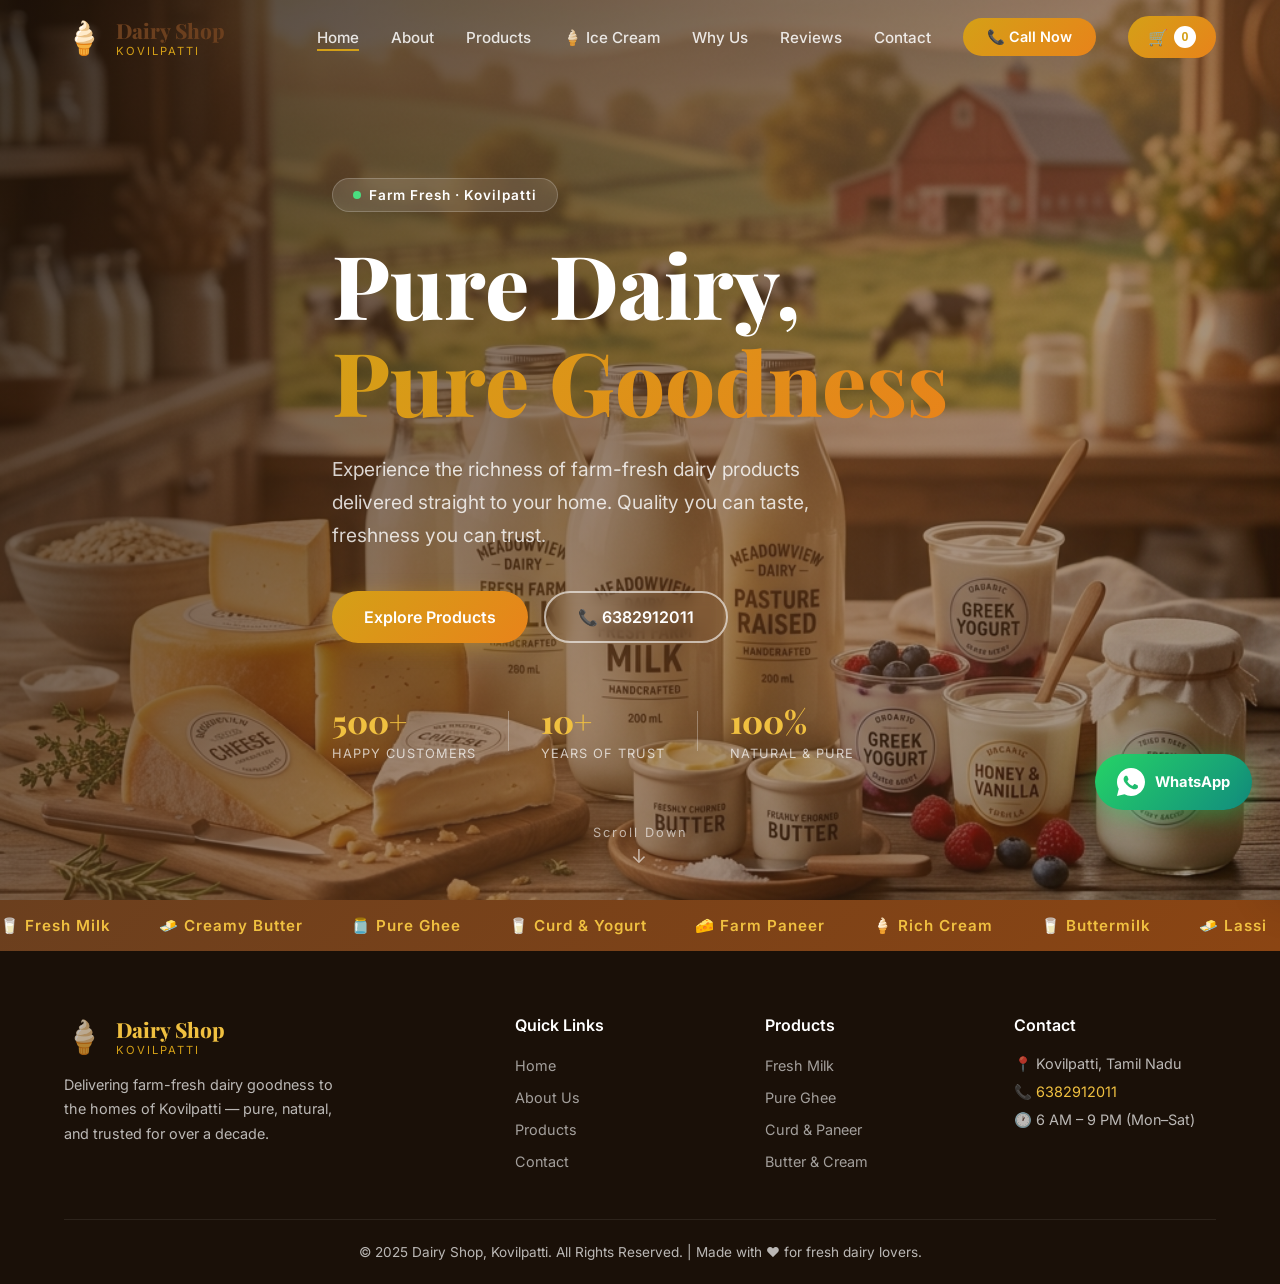
<file: index.html>
<!DOCTYPE html>
<html lang="en">

<head>
  <meta charset="UTF-8" />
  <meta name="viewport" content="width=device-width, initial-scale=1.0" />
  <meta name="description"
    content="Dairy Shop Kovilpatti – Fresh, Pure & Premium Dairy Products delivered to your doorstep. Milk, Curd, Butter, Ghee, Paneer and more." />
  <title>Dairy Shop – Fresh & Pure | Kovilpatti</title>
  <link rel="preconnect" href="https://fonts.googleapis.com" />
  <link rel="preconnect" href="https://fonts.gstatic.com" crossorigin />
  <link
    href="https://fonts.googleapis.com/css2?family=Playfair+Display:wght@400;600;700;800&family=Inter:wght@300;400;500;600;700&display=swap"
    rel="stylesheet" />
  <link rel="stylesheet" href="style.css" />
</head>

<body>

  <!-- ========== NAVBAR ========== -->
  <header id="navbar" class="navbar">
    <div class="nav-container">
      <div class="nav-logo">
        <span class="logo-icon">🍦</span>
        <div>
          <span class="logo-name">Dairy Shop</span>
          <span class="logo-tagline">Kovilpatti</span>
        </div>
      </div>
      <nav class="nav-links" id="navLinks">
        <a href="index.html" class="nav-link active">Home</a>
        <a href="about.html" class="nav-link">About</a>
        <a href="products.html" class="nav-link">Products</a>
        <a href="icecream.html" class="nav-link">🍦 Ice Cream</a>
        <a href="why-us.html" class="nav-link">Why Us</a>
        <a href="testimonials.html" class="nav-link">Reviews</a>
        <a href="contact.html" class="nav-link">Contact</a>
      </nav>
      <a href="tel:6382912011" class="nav-cta" id="navCallBtn">📞 Call Now</a>
      <button class="cart-nav-btn" id="cartNavBtn" aria-label="View Cart">
        🛒 <span class="cart-count" id="cartCount">0</span>
      </button>
      <button class="hamburger" id="hamburger" aria-label="Toggle menu">
        <span></span><span></span><span></span>
      </button>
    </div>
  </header>

  <!-- ========== HERO ========== -->
  <section class="hero" id="home">
    <div class="hero-bg-overlay"></div>
    <img src="hero.png" alt="Fresh dairy products displayed on a wooden table" class="hero-bg-img" />
    <div class="hero-content">
      <div class="hero-badge">
        <span class="badge-dot"></span> Farm Fresh · Kovilpatti
      </div>
      <h1 class="hero-title">
        Pure Dairy,<br />
        <span class="gradient-text">Pure Goodness</span>
      </h1>
      <p class="hero-subtitle">
        Experience the richness of farm-fresh dairy products delivered straight to your home.
        Quality you can taste, freshness you can trust.
      </p>
      <div class="hero-buttons">
        <a href="products.html" class="btn btn-primary" id="heroShopBtn">Explore Products</a>
        <a href="tel:6382912011" class="btn btn-outline" id="heroCallBtn">📞 6382912011</a>
      </div>
      <div class="hero-stats">
        <div class="stat">
          <span class="stat-number">500+</span>
          <span class="stat-label">Happy Customers</span>
        </div>
        <div class="stat-divider"></div>
        <div class="stat">
          <span class="stat-number">10+</span>
          <span class="stat-label">Years of Trust</span>
        </div>
        <div class="stat-divider"></div>
        <div class="stat">
          <span class="stat-number">100%</span>
          <span class="stat-label">Natural & Pure</span>
        </div>
      </div>
    </div>
    <div class="hero-scroll-indicator" id="heroScroll">
      <span>Scroll Down</span>
      <div class="scroll-arrow">↓</div>
    </div>
  </section>

  <!-- ========== MARQUEE STRIP ========== -->
  <div class="marquee-strip">
    <div class="marquee-track">
      <span>🥛 Fresh Milk</span>
      <span>🧈 Creamy Butter</span>
      <span>🫙 Pure Ghee</span>
      <span>🥛 Curd & Yogurt</span>
      <span>🧀 Farm Paneer</span>
      <span>🍦 Rich Cream</span>
      <span>🥛 Buttermilk</span>
      <span>🧈 Lassi</span>
      <span>🥛 Fresh Milk</span>
      <span>🧈 Creamy Butter</span>
      <span>🫙 Pure Ghee</span>
      <span>🥛 Curd & Yogurt</span>
      <span>🧀 Farm Paneer</span>
      <span>🍦 Rich Cream</span>
      <span>🥛 Buttermilk</span>
      <span>🧈 Lassi</span>
    </div>
  </div>

  <!-- ========== FOOTER ========== -->
  <footer class="footer">
    <div class="container">
      <div class="footer-top">
        <div class="footer-brand">
          <div class="nav-logo">
            <span class="logo-icon">🍦</span>
            <div>
              <span class="logo-name">Dairy Shop</span>
              <span class="logo-tagline">Kovilpatti</span>
            </div>
          </div>
          <p>Delivering farm-fresh dairy goodness to the homes of Kovilpatti — pure, natural, and trusted for over a
            decade.</p>
        </div>
        <div class="footer-links">
          <h4>Quick Links</h4>
          <ul>
            <li><a href="index.html">Home</a></li>
            <li><a href="about.html">About Us</a></li>
            <li><a href="products.html">Products</a></li>
            <li><a href="contact.html">Contact</a></li>
          </ul>
        </div>
        <div class="footer-links">
          <h4>Products</h4>
          <ul>
            <li><a href="products.html">Fresh Milk</a></li>
            <li><a href="products.html">Pure Ghee</a></li>
            <li><a href="products.html">Curd & Paneer</a></li>
            <li><a href="products.html">Butter & Cream</a></li>
          </ul>
        </div>
        <div class="footer-contact">
          <h4>Contact</h4>
          <p>📍 Kovilpatti, Tamil Nadu</p>
          <p>📞 <a href="tel:6382912011">6382912011</a></p>
          <p>🕐 6 AM – 9 PM (Mon–Sat)</p>
        </div>
      </div>
      <div class="footer-bottom">
        <p>© 2025 Dairy Shop, Kovilpatti. All Rights Reserved. | Made with ❤️ for fresh dairy lovers.</p>
      </div>
    </div>
  </footer>

  <!-- Scroll to Top -->
  <button class="scroll-top" id="scrollTop" aria-label="Scroll to top">↑</button>

  <!-- WhatsApp Floating Button -->
  <a href="https://wa.me/916382912011" target="_blank" rel="noopener noreferrer" class="whatsapp-fab" id="whatsappFab"
    aria-label="Chat on WhatsApp">
    <svg viewBox="0 0 32 32" width="28" height="28" fill="white" xmlns="http://www.w3.org/2000/svg">
      <path
        d="M16 0C7.163 0 0 7.163 0 16c0 2.822.737 5.47 2.027 7.774L0 32l8.476-2.002A15.94 15.94 0 0016 32c8.837 0 16-7.163 16-16S24.837 0 16 0zm8.006 22.392c-.337.947-1.966 1.814-2.71 1.927-.718.108-1.618.153-2.609-.164-.601-.195-1.373-.453-2.36-.888-4.15-1.81-6.862-5.997-7.07-6.278-.206-.28-1.68-2.235-1.68-4.262s1.063-3.027 1.44-3.44c.376-.412.822-.515 1.096-.515.275 0 .549.003.789.013.253.012.593-.096.928.708.337.815 1.144 2.81 1.245 3.013.1.205.167.443.033.715-.134.274-.2.443-.4.681-.2.24-.42.534-.599.717-.2.2-.408.416-.175.816.234.4 1.04 1.714 2.233 2.776 1.533 1.365 2.825 1.788 3.226 1.99.4.202.633.168.867-.1.234-.267 1.006-1.172 1.274-1.574.267-.4.534-.334.9-.2.367.134 2.334 1.1 2.734 1.3.4.2.666.3.766.467.1.168.1.967-.237 1.9z" />
    </svg>
    <span>WhatsApp</span>
  </a>

  <!-- Order Cart Panel -->
  <div class="cart-overlay" id="cartOverlay"></div>
  <div class="cart-panel" id="cartPanel">
    <div class="cart-panel-header">
      <h3>🛒 Your Order</h3>
      <button class="cart-close-btn" id="cartCloseBtn" aria-label="Close cart">✕</button>
    </div>
    <div class="cart-panel-body">
      <div class="cart-empty" id="cartEmpty">
        <div class="cart-empty-icon">🛒</div>
        <p>Your cart is empty!<br />Add products to order via WhatsApp.</p>
      </div>
      <ul class="cart-items-list" id="cartItemsList"></ul>
    </div>
    <div class="cart-panel-footer" id="cartPanelFooter" style="display:none">
      <div class="cart-name-group">
        <label for="cartCustomerName">Your Name</label>
        <input type="text" id="cartCustomerName" placeholder="e.g. Ravi Kumar" />
      </div>
      <div class="cart-name-group">
        <label for="cartCustomerPhone">Your Phone</label>
        <input type="tel" id="cartCustomerPhone" placeholder="e.g. 9876543210" />
      </div>
      <button class="cart-whatsapp-btn" id="cartWhatsappBtn">
        <svg viewBox="0 0 32 32" width="20" height="20" fill="white" xmlns="http://www.w3.org/2000/svg">
          <path
            d="M16 0C7.163 0 0 7.163 0 16c0 2.822.737 5.47 2.027 7.774L0 32l8.476-2.002A15.94 15.94 0 0016 32c8.837 0 16-7.163 16-16S24.837 0 16 0zm8.006 22.392c-.337.947-1.966 1.814-2.71 1.927-.718.108-1.618.153-2.609-.164-.601-.195-1.373-.453-2.36-.888-4.15-1.81-6.862-5.997-7.07-6.278-.206-.28-1.68-2.235-1.68-4.262s1.063-3.027 1.44-3.44c.376-.412.822-.515 1.096-.515.275 0 .549.003.789.013.253.012.593-.096.928.708.337.815 1.144 2.81 1.245 3.013.1.205.167.443.033.715-.134.274-.2.443-.4.681-.2.24-.42.534-.599.717-.2.2-.408.416-.175.816.234.4 1.04 1.714 2.233 2.776 1.533 1.365 2.825 1.788 3.226 1.99.4.202.633.168.867-.1.234-.267 1.006-1.172 1.274-1.574.267-.4.534-.334.9-.2.367.134 2.334 1.1 2.734 1.3.4.2.666.3.766.467.1.168.1.967-.237 1.9z" />
        </svg>
        Order on WhatsApp
      </button>
      <button class="cart-clear-btn" id="cartClearBtn">🗑️ Clear Cart</button>
    </div>
  </div>

  <script src="script.js"></script>
</body>

</html>
</file>
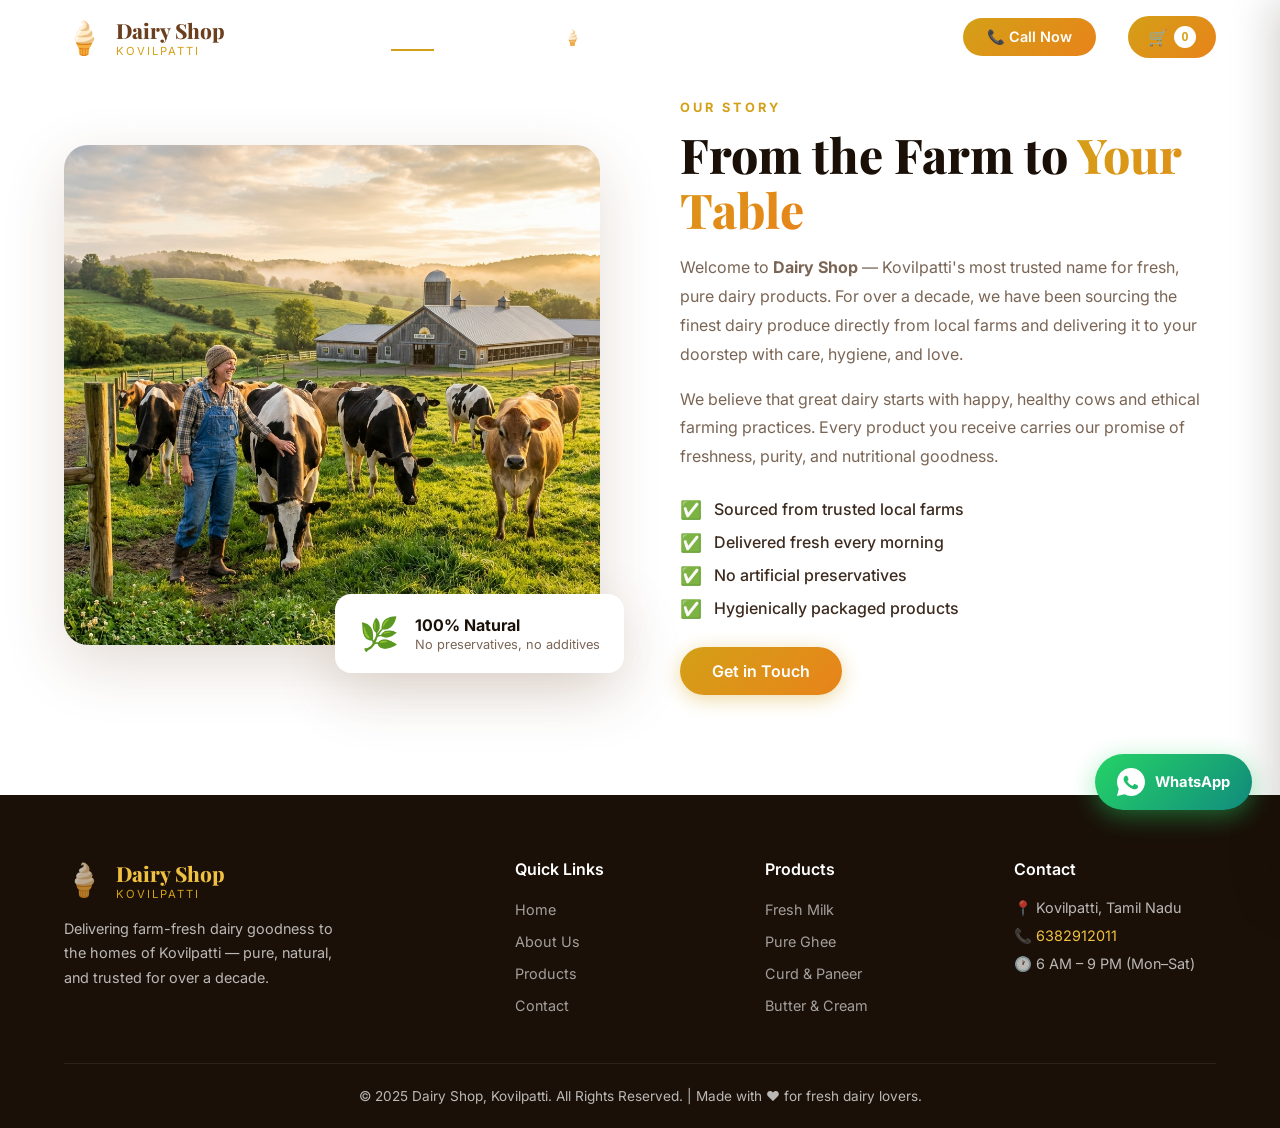
<file: about.html>
<!DOCTYPE html>
<html lang="en">

<head>
  <meta charset="UTF-8" />
  <meta name="viewport" content="width=device-width, initial-scale=1.0" />
  <meta name="description"
    content="Dairy Shop Kovilpatti – Fresh, Pure & Premium Dairy Products delivered to your doorstep. Milk, Curd, Butter, Ghee, Paneer and more." />
  <title>Dairy Shop – Fresh & Pure | Kovilpatti</title>
  <link rel="preconnect" href="https://fonts.googleapis.com" />
  <link rel="preconnect" href="https://fonts.gstatic.com" crossorigin />
  <link
    href="https://fonts.googleapis.com/css2?family=Playfair+Display:wght@400;600;700;800&family=Inter:wght@300;400;500;600;700&display=swap"
    rel="stylesheet" />
  <link rel="stylesheet" href="style.css" />
</head>

<body>

  <!-- ========== NAVBAR ========== -->
  <header id="navbar" class="navbar">
    <div class="nav-container">
      <div class="nav-logo">
        <span class="logo-icon">🍦</span>
        <div>
          <span class="logo-name">Dairy Shop</span>
          <span class="logo-tagline">Kovilpatti</span>
        </div>
      </div>
      <nav class="nav-links" id="navLinks">
        <a href="index.html" class="nav-link">Home</a>
        <a href="about.html" class="nav-link active">About</a>
        <a href="products.html" class="nav-link">Products</a>
        <a href="icecream.html" class="nav-link">🍦 Ice Cream</a>
        <a href="why-us.html" class="nav-link">Why Us</a>
        <a href="testimonials.html" class="nav-link">Reviews</a>
        <a href="contact.html" class="nav-link">Contact</a>
      </nav>
      <a href="tel:6382912011" class="nav-cta" id="navCallBtn">📞 Call Now</a>
      <button class="cart-nav-btn" id="cartNavBtn" aria-label="View Cart">
        🛒 <span class="cart-count" id="cartCount">0</span>
      </button>
      <button class="hamburger" id="hamburger" aria-label="Toggle menu">
        <span></span><span></span><span></span>
      </button>
    </div>
  </header>

  <!-- ========== ABOUT ========== -->
  <section class="about" id="about">
    <div class="container">
      <div class="about-grid">
        <div class="about-image-wrap">
          <img src="about.png" alt="Happy cows at sunrise on a lush green farm" class="about-img" />
          <div class="about-card floating-card">
            <span class="card-icon">🌿</span>
            <div>
              <strong>100% Natural</strong>
              <p>No preservatives, no additives</p>
            </div>
          </div>
        </div>
        <div class="about-content">
          <div class="section-label">Our Story</div>
          <h2 class="section-title">From the Farm to <span class="gradient-text">Your Table</span></h2>
          <p class="about-text">
            Welcome to <strong>Dairy Shop</strong> — Kovilpatti's most trusted name for fresh, pure dairy products.
            For over a decade, we have been sourcing the finest dairy produce directly from local farms and
            delivering it to your doorstep with care, hygiene, and love.
          </p>
          <p class="about-text">
            We believe that great dairy starts with happy, healthy cows and ethical farming practices.
            Every product you receive carries our promise of freshness, purity, and nutritional goodness.
          </p>
          <div class="about-features">
            <div class="feature-item">
              <span class="feature-icon">✅</span>
              <span>Sourced from trusted local farms</span>
            </div>
            <div class="feature-item">
              <span class="feature-icon">✅</span>
              <span>Delivered fresh every morning</span>
            </div>
            <div class="feature-item">
              <span class="feature-icon">✅</span>
              <span>No artificial preservatives</span>
            </div>
            <div class="feature-item">
              <span class="feature-icon">✅</span>
              <span>Hygienically packaged products</span>
            </div>
          </div>
          <a href="contact.html" class="btn btn-primary">Get in Touch</a>
        </div>
      </div>
    </div>
  </section>

  <!-- ========== FOOTER ========== -->
  <footer class="footer">
    <div class="container">
      <div class="footer-top">
        <div class="footer-brand">
          <div class="nav-logo">
            <span class="logo-icon">🍦</span>
            <div>
              <span class="logo-name">Dairy Shop</span>
              <span class="logo-tagline">Kovilpatti</span>
            </div>
          </div>
          <p>Delivering farm-fresh dairy goodness to the homes of Kovilpatti — pure, natural, and trusted for over a
            decade.</p>
        </div>
        <div class="footer-links">
          <h4>Quick Links</h4>
          <ul>
            <li><a href="index.html">Home</a></li>
            <li><a href="about.html">About Us</a></li>
            <li><a href="products.html">Products</a></li>
            <li><a href="contact.html">Contact</a></li>
          </ul>
        </div>
        <div class="footer-links">
          <h4>Products</h4>
          <ul>
            <li><a href="products.html">Fresh Milk</a></li>
            <li><a href="products.html">Pure Ghee</a></li>
            <li><a href="products.html">Curd & Paneer</a></li>
            <li><a href="products.html">Butter & Cream</a></li>
          </ul>
        </div>
        <div class="footer-contact">
          <h4>Contact</h4>
          <p>📍 Kovilpatti, Tamil Nadu</p>
          <p>📞 <a href="tel:6382912011">6382912011</a></p>
          <p>🕐 6 AM – 9 PM (Mon–Sat)</p>
        </div>
      </div>
      <div class="footer-bottom">
        <p>© 2025 Dairy Shop, Kovilpatti. All Rights Reserved. | Made with ❤️ for fresh dairy lovers.</p>
      </div>
    </div>
  </footer>

  <!-- Scroll to Top -->
  <button class="scroll-top" id="scrollTop" aria-label="Scroll to top">↑</button>

  <!-- WhatsApp Floating Button -->
  <a href="https://wa.me/916382912011" target="_blank" rel="noopener noreferrer" class="whatsapp-fab" id="whatsappFab"
    aria-label="Chat on WhatsApp">
    <svg viewBox="0 0 32 32" width="28" height="28" fill="white" xmlns="http://www.w3.org/2000/svg">
      <path
        d="M16 0C7.163 0 0 7.163 0 16c0 2.822.737 5.47 2.027 7.774L0 32l8.476-2.002A15.94 15.94 0 0016 32c8.837 0 16-7.163 16-16S24.837 0 16 0zm8.006 22.392c-.337.947-1.966 1.814-2.71 1.927-.718.108-1.618.153-2.609-.164-.601-.195-1.373-.453-2.36-.888-4.15-1.81-6.862-5.997-7.07-6.278-.206-.28-1.68-2.235-1.68-4.262s1.063-3.027 1.44-3.44c.376-.412.822-.515 1.096-.515.275 0 .549.003.789.013.253.012.593-.096.928.708.337.815 1.144 2.81 1.245 3.013.1.205.167.443.033.715-.134.274-.2.443-.4.681-.2.24-.42.534-.599.717-.2.2-.408.416-.175.816.234.4 1.04 1.714 2.233 2.776 1.533 1.365 2.825 1.788 3.226 1.99.4.202.633.168.867-.1.234-.267 1.006-1.172 1.274-1.574.267-.4.534-.334.9-.2.367.134 2.334 1.1 2.734 1.3.4.2.666.3.766.467.1.168.1.967-.237 1.9z" />
    </svg>
    <span>WhatsApp</span>
  </a>

  <!-- Order Cart Panel -->
  <div class="cart-overlay" id="cartOverlay"></div>
  <div class="cart-panel" id="cartPanel">
    <div class="cart-panel-header">
      <h3>🛒 Your Order</h3>
      <button class="cart-close-btn" id="cartCloseBtn" aria-label="Close cart">✕</button>
    </div>
    <div class="cart-panel-body">
      <div class="cart-empty" id="cartEmpty">
        <div class="cart-empty-icon">🛒</div>
        <p>Your cart is empty!<br />Add products to order via WhatsApp.</p>
      </div>
      <ul class="cart-items-list" id="cartItemsList"></ul>
    </div>
    <div class="cart-panel-footer" id="cartPanelFooter" style="display:none">
      <div class="cart-name-group">
        <label for="cartCustomerName">Your Name</label>
        <input type="text" id="cartCustomerName" placeholder="e.g. Ravi Kumar" />
      </div>
      <div class="cart-name-group">
        <label for="cartCustomerPhone">Your Phone</label>
        <input type="tel" id="cartCustomerPhone" placeholder="e.g. 9876543210" />
      </div>
      <button class="cart-whatsapp-btn" id="cartWhatsappBtn">
        <svg viewBox="0 0 32 32" width="20" height="20" fill="white" xmlns="http://www.w3.org/2000/svg">
          <path
            d="M16 0C7.163 0 0 7.163 0 16c0 2.822.737 5.47 2.027 7.774L0 32l8.476-2.002A15.94 15.94 0 0016 32c8.837 0 16-7.163 16-16S24.837 0 16 0zm8.006 22.392c-.337.947-1.966 1.814-2.71 1.927-.718.108-1.618.153-2.609-.164-.601-.195-1.373-.453-2.36-.888-4.15-1.81-6.862-5.997-7.07-6.278-.206-.28-1.68-2.235-1.68-4.262s1.063-3.027 1.44-3.44c.376-.412.822-.515 1.096-.515.275 0 .549.003.789.013.253.012.593-.096.928.708.337.815 1.144 2.81 1.245 3.013.1.205.167.443.033.715-.134.274-.2.443-.4.681-.2.24-.42.534-.599.717-.2.2-.408.416-.175.816.234.4 1.04 1.714 2.233 2.776 1.533 1.365 2.825 1.788 3.226 1.99.4.202.633.168.867-.1.234-.267 1.006-1.172 1.274-1.574.267-.4.534-.334.9-.2.367.134 2.334 1.1 2.734 1.3.4.2.666.3.766.467.1.168.1.967-.237 1.9z" />
        </svg>
        Order on WhatsApp
      </button>
      <button class="cart-clear-btn" id="cartClearBtn">🗑️ Clear Cart</button>
    </div>
  </div>

  <script src="script.js"></script>
</body>

</html>
</file>
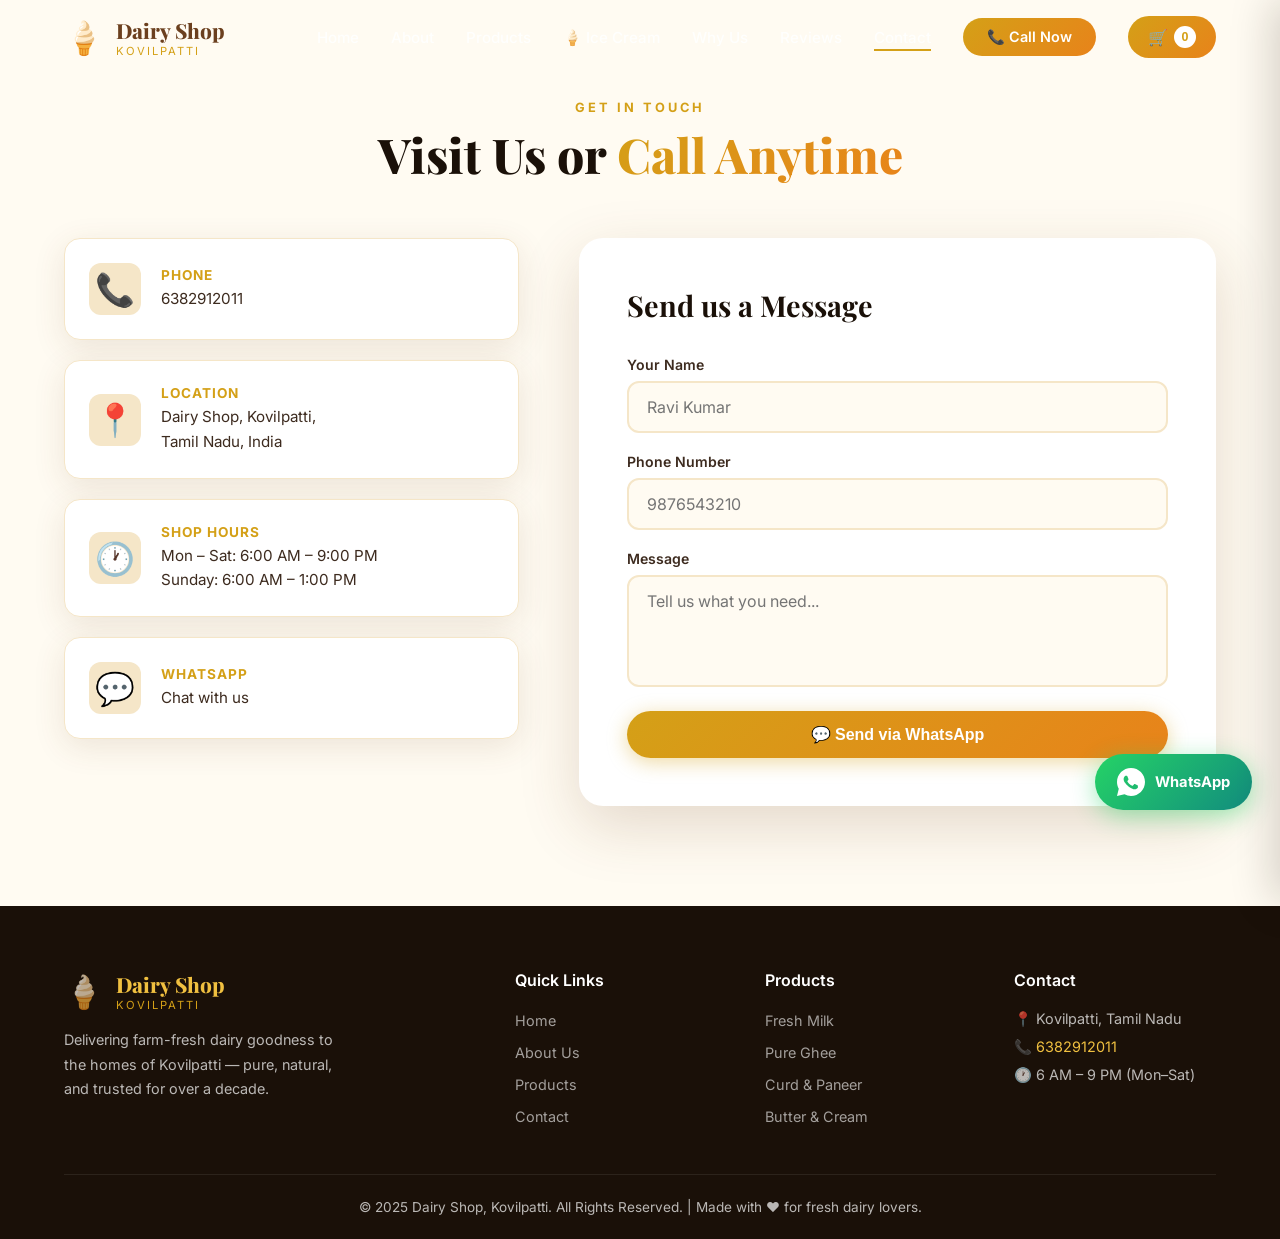
<file: contact.html>
<!DOCTYPE html>
<html lang="en">

<head>
  <meta charset="UTF-8" />
  <meta name="viewport" content="width=device-width, initial-scale=1.0" />
  <meta name="description"
    content="Dairy Shop Kovilpatti – Fresh, Pure & Premium Dairy Products delivered to your doorstep. Milk, Curd, Butter, Ghee, Paneer and more." />
  <title>Dairy Shop – Fresh & Pure | Kovilpatti</title>
  <link rel="preconnect" href="https://fonts.googleapis.com" />
  <link rel="preconnect" href="https://fonts.gstatic.com" crossorigin />
  <link
    href="https://fonts.googleapis.com/css2?family=Playfair+Display:wght@400;600;700;800&family=Inter:wght@300;400;500;600;700&display=swap"
    rel="stylesheet" />
  <link rel="stylesheet" href="style.css" />
</head>

<body>

  <!-- ========== NAVBAR ========== -->
  <header id="navbar" class="navbar">
    <div class="nav-container">
      <div class="nav-logo">
        <span class="logo-icon">🍦</span>
        <div>
          <span class="logo-name">Dairy Shop</span>
          <span class="logo-tagline">Kovilpatti</span>
        </div>
      </div>
      <nav class="nav-links" id="navLinks">
        <a href="index.html" class="nav-link">Home</a>
        <a href="about.html" class="nav-link">About</a>
        <a href="products.html" class="nav-link">Products</a>
        <a href="icecream.html" class="nav-link">🍦 Ice Cream</a>
        <a href="why-us.html" class="nav-link">Why Us</a>
        <a href="testimonials.html" class="nav-link">Reviews</a>
        <a href="contact.html" class="nav-link active">Contact</a>
      </nav>
      <a href="tel:6382912011" class="nav-cta" id="navCallBtn">📞 Call Now</a>
      <button class="cart-nav-btn" id="cartNavBtn" aria-label="View Cart">
        🛒 <span class="cart-count" id="cartCount">0</span>
      </button>
      <button class="hamburger" id="hamburger" aria-label="Toggle menu">
        <span></span><span></span><span></span>
      </button>
    </div>
  </header>

  <!-- ========== CONTACT ========== -->
  <section class="contact" id="contact">
    <div class="container">
      <div class="section-header">
        <div class="section-label">Get in Touch</div>
        <h2 class="section-title">Visit Us or <span class="gradient-text">Call Anytime</span></h2>
      </div>
      <div class="contact-grid">
        <div class="contact-info">
          <div class="contact-card" id="contactPhone">
            <div class="contact-icon">📞</div>
            <div>
              <h4>Phone</h4>
              <a href="tel:6382912011">6382912011</a>
            </div>
          </div>
          <div class="contact-card" id="contactLocation">
            <div class="contact-icon">📍</div>
            <div>
              <h4>Location</h4>
              <p>Dairy Shop, Kovilpatti,<br />Tamil Nadu, India</p>
            </div>
          </div>
          <div class="contact-card" id="contactHours">
            <div class="contact-icon">🕐</div>
            <div>
              <h4>Shop Hours</h4>
              <p>Mon – Sat: 6:00 AM – 9:00 PM<br />Sunday: 6:00 AM – 1:00 PM</p>
            </div>
          </div>
          <div class="contact-card" id="contactWhatsapp">
            <div class="contact-icon">💬</div>
            <div>
              <h4>WhatsApp</h4>
              <a href="https://wa.me/916382912011" target="_blank" rel="noopener noreferrer">Chat with us</a>
            </div>
          </div>
        </div>
        <div class="contact-form-wrap">
          <h3>Send us a Message</h3>
          <form class="contact-form" id="contactForm" novalidate>
            <div class="form-group">
              <label for="name">Your Name</label>
              <input type="text" id="name" name="name" placeholder="Ravi Kumar" required />
            </div>
            <div class="form-group">
              <label for="phone">Phone Number</label>
              <input type="tel" id="phone" name="phone" placeholder="9876543210" required />
            </div>
            <div class="form-group">
              <label for="message">Message</label>
              <textarea id="message" name="message" rows="4" placeholder="Tell us what you need..." required></textarea>
            </div>
            <button type="submit" class="btn btn-primary full-width" id="formSubmitBtn">💬 Send via WhatsApp</button>
            <div class="form-success" id="formSuccess">
              ✅ Opening WhatsApp... We'll reply shortly!
            </div>
          </form>
        </div>
      </div>
    </div>
  </section>

  <!-- ========== FOOTER ========== -->
  <footer class="footer">
    <div class="container">
      <div class="footer-top">
        <div class="footer-brand">
          <div class="nav-logo">
            <span class="logo-icon">🍦</span>
            <div>
              <span class="logo-name">Dairy Shop</span>
              <span class="logo-tagline">Kovilpatti</span>
            </div>
          </div>
          <p>Delivering farm-fresh dairy goodness to the homes of Kovilpatti — pure, natural, and trusted for over a
            decade.</p>
        </div>
        <div class="footer-links">
          <h4>Quick Links</h4>
          <ul>
            <li><a href="index.html">Home</a></li>
            <li><a href="about.html">About Us</a></li>
            <li><a href="products.html">Products</a></li>
            <li><a href="contact.html">Contact</a></li>
          </ul>
        </div>
        <div class="footer-links">
          <h4>Products</h4>
          <ul>
            <li><a href="products.html">Fresh Milk</a></li>
            <li><a href="products.html">Pure Ghee</a></li>
            <li><a href="products.html">Curd & Paneer</a></li>
            <li><a href="products.html">Butter & Cream</a></li>
          </ul>
        </div>
        <div class="footer-contact">
          <h4>Contact</h4>
          <p>📍 Kovilpatti, Tamil Nadu</p>
          <p>📞 <a href="tel:6382912011">6382912011</a></p>
          <p>🕐 6 AM – 9 PM (Mon–Sat)</p>
        </div>
      </div>
      <div class="footer-bottom">
        <p>© 2025 Dairy Shop, Kovilpatti. All Rights Reserved. | Made with ❤️ for fresh dairy lovers.</p>
      </div>
    </div>
  </footer>

  <!-- Scroll to Top -->
  <button class="scroll-top" id="scrollTop" aria-label="Scroll to top">↑</button>

  <!-- WhatsApp Floating Button -->
  <a href="https://wa.me/916382912011" target="_blank" rel="noopener noreferrer" class="whatsapp-fab" id="whatsappFab"
    aria-label="Chat on WhatsApp">
    <svg viewBox="0 0 32 32" width="28" height="28" fill="white" xmlns="http://www.w3.org/2000/svg">
      <path
        d="M16 0C7.163 0 0 7.163 0 16c0 2.822.737 5.47 2.027 7.774L0 32l8.476-2.002A15.94 15.94 0 0016 32c8.837 0 16-7.163 16-16S24.837 0 16 0zm8.006 22.392c-.337.947-1.966 1.814-2.71 1.927-.718.108-1.618.153-2.609-.164-.601-.195-1.373-.453-2.36-.888-4.15-1.81-6.862-5.997-7.07-6.278-.206-.28-1.68-2.235-1.68-4.262s1.063-3.027 1.44-3.44c.376-.412.822-.515 1.096-.515.275 0 .549.003.789.013.253.012.593-.096.928.708.337.815 1.144 2.81 1.245 3.013.1.205.167.443.033.715-.134.274-.2.443-.4.681-.2.24-.42.534-.599.717-.2.2-.408.416-.175.816.234.4 1.04 1.714 2.233 2.776 1.533 1.365 2.825 1.788 3.226 1.99.4.202.633.168.867-.1.234-.267 1.006-1.172 1.274-1.574.267-.4.534-.334.9-.2.367.134 2.334 1.1 2.734 1.3.4.2.666.3.766.467.1.168.1.967-.237 1.9z" />
    </svg>
    <span>WhatsApp</span>
  </a>

  <!-- Order Cart Panel -->
  <div class="cart-overlay" id="cartOverlay"></div>
  <div class="cart-panel" id="cartPanel">
    <div class="cart-panel-header">
      <h3>🛒 Your Order</h3>
      <button class="cart-close-btn" id="cartCloseBtn" aria-label="Close cart">✕</button>
    </div>
    <div class="cart-panel-body">
      <div class="cart-empty" id="cartEmpty">
        <div class="cart-empty-icon">🛒</div>
        <p>Your cart is empty!<br />Add products to order via WhatsApp.</p>
      </div>
      <ul class="cart-items-list" id="cartItemsList"></ul>
    </div>
    <div class="cart-panel-footer" id="cartPanelFooter" style="display:none">
      <div class="cart-name-group">
        <label for="cartCustomerName">Your Name</label>
        <input type="text" id="cartCustomerName" placeholder="e.g. Ravi Kumar" />
      </div>
      <div class="cart-name-group">
        <label for="cartCustomerPhone">Your Phone</label>
        <input type="tel" id="cartCustomerPhone" placeholder="e.g. 9876543210" />
      </div>
      <button class="cart-whatsapp-btn" id="cartWhatsappBtn">
        <svg viewBox="0 0 32 32" width="20" height="20" fill="white" xmlns="http://www.w3.org/2000/svg">
          <path
            d="M16 0C7.163 0 0 7.163 0 16c0 2.822.737 5.47 2.027 7.774L0 32l8.476-2.002A15.94 15.94 0 0016 32c8.837 0 16-7.163 16-16S24.837 0 16 0zm8.006 22.392c-.337.947-1.966 1.814-2.71 1.927-.718.108-1.618.153-2.609-.164-.601-.195-1.373-.453-2.36-.888-4.15-1.81-6.862-5.997-7.07-6.278-.206-.28-1.68-2.235-1.68-4.262s1.063-3.027 1.44-3.44c.376-.412.822-.515 1.096-.515.275 0 .549.003.789.013.253.012.593-.096.928.708.337.815 1.144 2.81 1.245 3.013.1.205.167.443.033.715-.134.274-.2.443-.4.681-.2.24-.42.534-.599.717-.2.2-.408.416-.175.816.234.4 1.04 1.714 2.233 2.776 1.533 1.365 2.825 1.788 3.226 1.99.4.202.633.168.867-.1.234-.267 1.006-1.172 1.274-1.574.267-.4.534-.334.9-.2.367.134 2.334 1.1 2.734 1.3.4.2.666.3.766.467.1.168.1.967-.237 1.9z" />
        </svg>
        Order on WhatsApp
      </button>
      <button class="cart-clear-btn" id="cartClearBtn">🗑️ Clear Cart</button>
    </div>
  </div>

  <script src="script.js"></script>
</body>

</html>
</file>
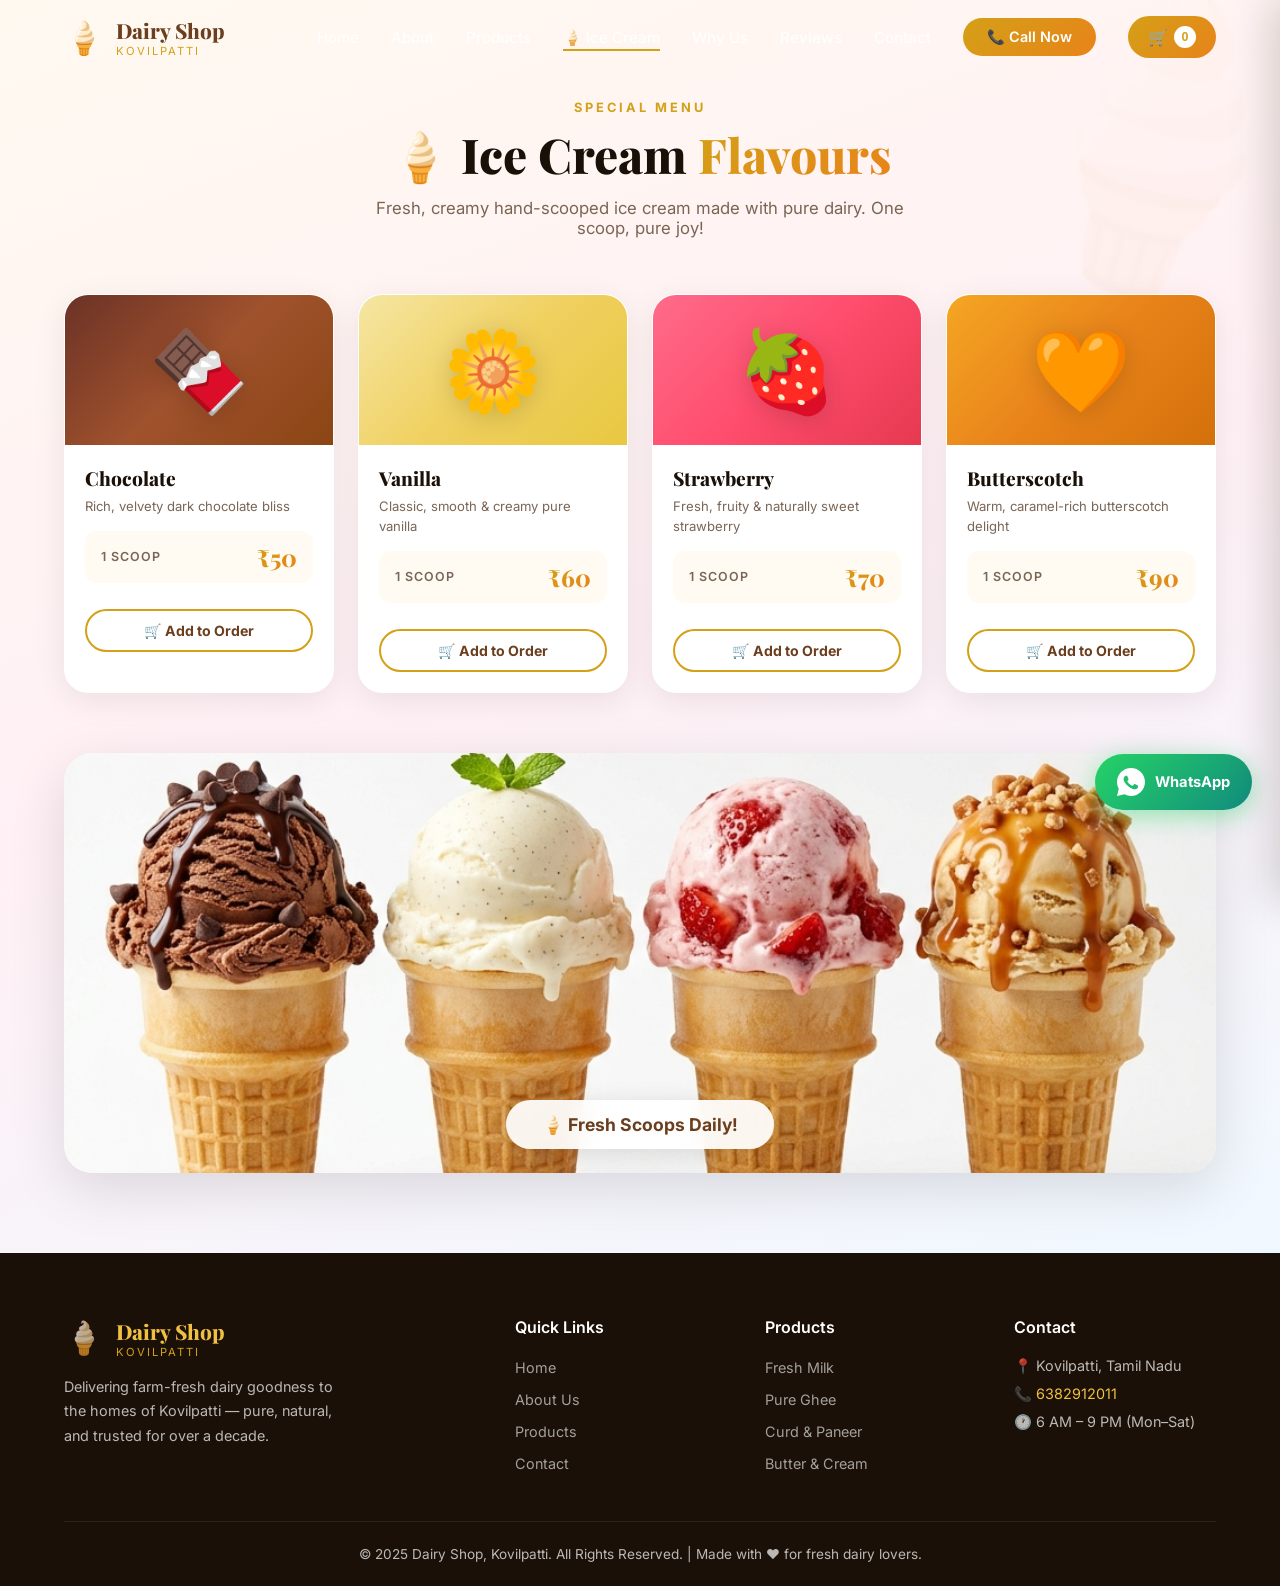
<file: icecream.html>
<!DOCTYPE html>
<html lang="en">

<head>
  <meta charset="UTF-8" />
  <meta name="viewport" content="width=device-width, initial-scale=1.0" />
  <meta name="description"
    content="Dairy Shop Kovilpatti – Fresh, Pure & Premium Dairy Products delivered to your doorstep. Milk, Curd, Butter, Ghee, Paneer and more." />
  <title>Dairy Shop – Fresh & Pure | Kovilpatti</title>
  <link rel="preconnect" href="https://fonts.googleapis.com" />
  <link rel="preconnect" href="https://fonts.gstatic.com" crossorigin />
  <link
    href="https://fonts.googleapis.com/css2?family=Playfair+Display:wght@400;600;700;800&family=Inter:wght@300;400;500;600;700&display=swap"
    rel="stylesheet" />
  <link rel="stylesheet" href="style.css" />
</head>

<body>

  <!-- ========== NAVBAR ========== -->
  <header id="navbar" class="navbar">
    <div class="nav-container">
      <div class="nav-logo">
        <span class="logo-icon">🍦</span>
        <div>
          <span class="logo-name">Dairy Shop</span>
          <span class="logo-tagline">Kovilpatti</span>
        </div>
      </div>
      <nav class="nav-links" id="navLinks">
        <a href="index.html" class="nav-link">Home</a>
        <a href="about.html" class="nav-link">About</a>
        <a href="products.html" class="nav-link">Products</a>
        <a href="icecream.html" class="nav-link active">🍦 Ice Cream</a>
        <a href="why-us.html" class="nav-link">Why Us</a>
        <a href="testimonials.html" class="nav-link">Reviews</a>
        <a href="contact.html" class="nav-link">Contact</a>
      </nav>
      <a href="tel:6382912011" class="nav-cta" id="navCallBtn">📞 Call Now</a>
      <button class="cart-nav-btn" id="cartNavBtn" aria-label="View Cart">
        🛒 <span class="cart-count" id="cartCount">0</span>
      </button>
      <button class="hamburger" id="hamburger" aria-label="Toggle menu">
        <span></span><span></span><span></span>
      </button>
    </div>
  </header>

  <!-- ========== ICE CREAM MENU ========== -->
  <section class="icecream-section" id="icecream">
    <div class="container">
      <div class="section-header">
        <div class="section-label">Special Menu</div>
        <h2 class="section-title">🍦 Ice Cream <span class="gradient-text">Flavours</span></h2>
        <p class="section-subtitle">Fresh, creamy hand-scooped ice cream made with pure dairy. One scoop, pure joy!</p>
      </div>

      <div class="icecream-grid">

        <div class="icecream-card" id="icChocolate">
          <div class="icecream-emoji-wrap choco-bg">
            <span class="icecream-emoji">🍫</span>
          </div>
          <div class="icecream-info">
            <h3>Chocolate</h3>
            <p>Rich, velvety dark chocolate bliss</p>
            <div class="icecream-price-row">
              <span class="scoop-label">1 Scoop</span>
              <span class="icecream-price">₹50</span>
            </div>
            <button class="add-to-cart-btn" data-product="Chocolate Ice Cream (1 Scoop) - ₹50" id="cartIcChoco">🛒 Add to Order</button>
          </div>
        </div>

        <div class="icecream-card" id="icVanilla">
          <div class="icecream-emoji-wrap vanilla-bg">
            <span class="icecream-emoji">🌼</span>
          </div>
          <div class="icecream-info">
            <h3>Vanilla</h3>
            <p>Classic, smooth & creamy pure vanilla</p>
            <div class="icecream-price-row">
              <span class="scoop-label">1 Scoop</span>
              <span class="icecream-price">₹60</span>
            </div>
            <button class="add-to-cart-btn" data-product="Vanilla Ice Cream (1 Scoop) - ₹60" id="cartIcVanilla">🛒 Add to Order</button>
          </div>
        </div>

        <div class="icecream-card" id="icStrawberry">
          <div class="icecream-emoji-wrap strawberry-bg">
            <span class="icecream-emoji">🍓</span>
          </div>
          <div class="icecream-info">
            <h3>Strawberry</h3>
            <p>Fresh, fruity & naturally sweet strawberry</p>
            <div class="icecream-price-row">
              <span class="scoop-label">1 Scoop</span>
              <span class="icecream-price">₹70</span>
            </div>
            <button class="add-to-cart-btn" data-product="Strawberry Ice Cream (1 Scoop) - ₹70" id="cartIcStrawberry">🛒 Add to Order</button>
          </div>
        </div>

        <div class="icecream-card" id="icButterscotch">
          <div class="icecream-emoji-wrap butterscotch-bg">
            <span class="icecream-emoji">🧡</span>
          </div>
          <div class="icecream-info">
            <h3>Butterscotch</h3>
            <p>Warm, caramel-rich butterscotch delight</p>
            <div class="icecream-price-row">
              <span class="scoop-label">1 Scoop</span>
              <span class="icecream-price">₹90</span>
            </div>
            <button class="add-to-cart-btn" data-product="Butterscotch Ice Cream (1 Scoop) - ₹90" id="cartIcButterscotch">🛒 Add to Order</button>
          </div>
        </div>

      </div>

      <!-- Ice Cream Image -->
      <div class="icecream-img-wrap">
        <img src="icecream.png" alt="Chocolate, Vanilla, Strawberry and Butterscotch ice cream scoops" class="icecream-banner-img" />
        <div class="icecream-img-badge">🍦 Fresh Scoops Daily!</div>
      </div>

    </div>
  </section>

  <!-- ========== FOOTER ========== -->
  <footer class="footer">
    <div class="container">
      <div class="footer-top">
        <div class="footer-brand">
          <div class="nav-logo">
            <span class="logo-icon">🍦</span>
            <div>
              <span class="logo-name">Dairy Shop</span>
              <span class="logo-tagline">Kovilpatti</span>
            </div>
          </div>
          <p>Delivering farm-fresh dairy goodness to the homes of Kovilpatti — pure, natural, and trusted for over a
            decade.</p>
        </div>
        <div class="footer-links">
          <h4>Quick Links</h4>
          <ul>
            <li><a href="index.html">Home</a></li>
            <li><a href="about.html">About Us</a></li>
            <li><a href="products.html">Products</a></li>
            <li><a href="contact.html">Contact</a></li>
          </ul>
        </div>
        <div class="footer-links">
          <h4>Products</h4>
          <ul>
            <li><a href="products.html">Fresh Milk</a></li>
            <li><a href="products.html">Pure Ghee</a></li>
            <li><a href="products.html">Curd & Paneer</a></li>
            <li><a href="products.html">Butter & Cream</a></li>
          </ul>
        </div>
        <div class="footer-contact">
          <h4>Contact</h4>
          <p>📍 Kovilpatti, Tamil Nadu</p>
          <p>📞 <a href="tel:6382912011">6382912011</a></p>
          <p>🕐 6 AM – 9 PM (Mon–Sat)</p>
        </div>
      </div>
      <div class="footer-bottom">
        <p>© 2025 Dairy Shop, Kovilpatti. All Rights Reserved. | Made with ❤️ for fresh dairy lovers.</p>
      </div>
    </div>
  </footer>

  <!-- Scroll to Top -->
  <button class="scroll-top" id="scrollTop" aria-label="Scroll to top">↑</button>

  <!-- WhatsApp Floating Button -->
  <a href="https://wa.me/916382912011" target="_blank" rel="noopener noreferrer" class="whatsapp-fab" id="whatsappFab"
    aria-label="Chat on WhatsApp">
    <svg viewBox="0 0 32 32" width="28" height="28" fill="white" xmlns="http://www.w3.org/2000/svg">
      <path
        d="M16 0C7.163 0 0 7.163 0 16c0 2.822.737 5.47 2.027 7.774L0 32l8.476-2.002A15.94 15.94 0 0016 32c8.837 0 16-7.163 16-16S24.837 0 16 0zm8.006 22.392c-.337.947-1.966 1.814-2.71 1.927-.718.108-1.618.153-2.609-.164-.601-.195-1.373-.453-2.36-.888-4.15-1.81-6.862-5.997-7.07-6.278-.206-.28-1.68-2.235-1.68-4.262s1.063-3.027 1.44-3.44c.376-.412.822-.515 1.096-.515.275 0 .549.003.789.013.253.012.593-.096.928.708.337.815 1.144 2.81 1.245 3.013.1.205.167.443.033.715-.134.274-.2.443-.4.681-.2.24-.42.534-.599.717-.2.2-.408.416-.175.816.234.4 1.04 1.714 2.233 2.776 1.533 1.365 2.825 1.788 3.226 1.99.4.202.633.168.867-.1.234-.267 1.006-1.172 1.274-1.574.267-.4.534-.334.9-.2.367.134 2.334 1.1 2.734 1.3.4.2.666.3.766.467.1.168.1.967-.237 1.9z" />
    </svg>
    <span>WhatsApp</span>
  </a>

  <!-- Order Cart Panel -->
  <div class="cart-overlay" id="cartOverlay"></div>
  <div class="cart-panel" id="cartPanel">
    <div class="cart-panel-header">
      <h3>🛒 Your Order</h3>
      <button class="cart-close-btn" id="cartCloseBtn" aria-label="Close cart">✕</button>
    </div>
    <div class="cart-panel-body">
      <div class="cart-empty" id="cartEmpty">
        <div class="cart-empty-icon">🛒</div>
        <p>Your cart is empty!<br />Add products to order via WhatsApp.</p>
      </div>
      <ul class="cart-items-list" id="cartItemsList"></ul>
    </div>
    <div class="cart-panel-footer" id="cartPanelFooter" style="display:none">
      <div class="cart-name-group">
        <label for="cartCustomerName">Your Name</label>
        <input type="text" id="cartCustomerName" placeholder="e.g. Ravi Kumar" />
      </div>
      <div class="cart-name-group">
        <label for="cartCustomerPhone">Your Phone</label>
        <input type="tel" id="cartCustomerPhone" placeholder="e.g. 9876543210" />
      </div>
      <button class="cart-whatsapp-btn" id="cartWhatsappBtn">
        <svg viewBox="0 0 32 32" width="20" height="20" fill="white" xmlns="http://www.w3.org/2000/svg">
          <path
            d="M16 0C7.163 0 0 7.163 0 16c0 2.822.737 5.47 2.027 7.774L0 32l8.476-2.002A15.94 15.94 0 0016 32c8.837 0 16-7.163 16-16S24.837 0 16 0zm8.006 22.392c-.337.947-1.966 1.814-2.71 1.927-.718.108-1.618.153-2.609-.164-.601-.195-1.373-.453-2.36-.888-4.15-1.81-6.862-5.997-7.07-6.278-.206-.28-1.68-2.235-1.68-4.262s1.063-3.027 1.44-3.44c.376-.412.822-.515 1.096-.515.275 0 .549.003.789.013.253.012.593-.096.928.708.337.815 1.144 2.81 1.245 3.013.1.205.167.443.033.715-.134.274-.2.443-.4.681-.2.24-.42.534-.599.717-.2.2-.408.416-.175.816.234.4 1.04 1.714 2.233 2.776 1.533 1.365 2.825 1.788 3.226 1.99.4.202.633.168.867-.1.234-.267 1.006-1.172 1.274-1.574.267-.4.534-.334.9-.2.367.134 2.334 1.1 2.734 1.3.4.2.666.3.766.467.1.168.1.967-.237 1.9z" />
        </svg>
        Order on WhatsApp
      </button>
      <button class="cart-clear-btn" id="cartClearBtn">🗑️ Clear Cart</button>
    </div>
  </div>

  <script src="script.js"></script>
</body>

</html>
</file>
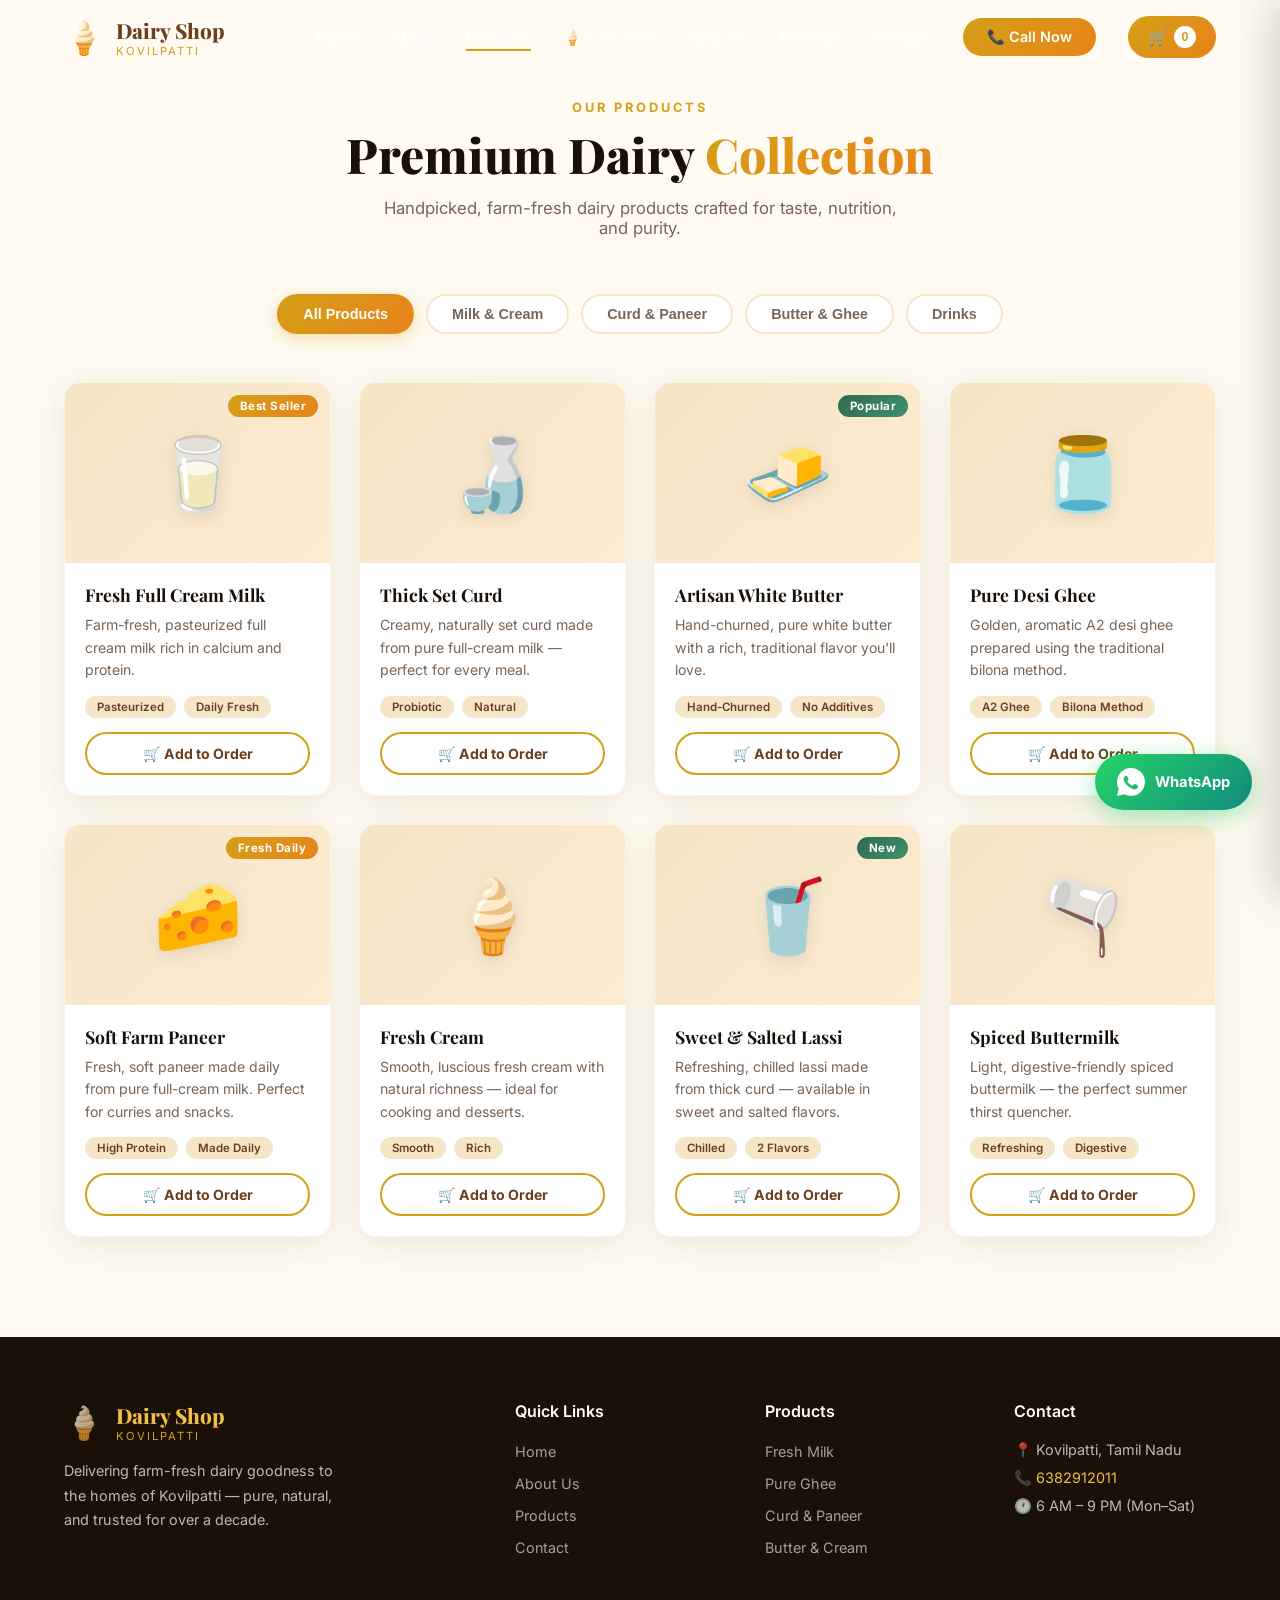
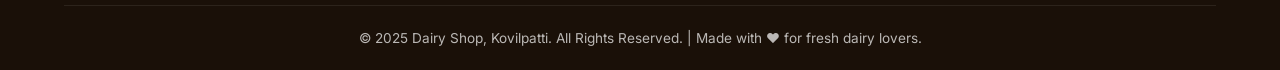
<file: products.html>
<!DOCTYPE html>
<html lang="en">

<head>
  <meta charset="UTF-8" />
  <meta name="viewport" content="width=device-width, initial-scale=1.0" />
  <meta name="description"
    content="Dairy Shop Kovilpatti – Fresh, Pure & Premium Dairy Products delivered to your doorstep. Milk, Curd, Butter, Ghee, Paneer and more." />
  <title>Dairy Shop – Fresh & Pure | Kovilpatti</title>
  <link rel="preconnect" href="https://fonts.googleapis.com" />
  <link rel="preconnect" href="https://fonts.gstatic.com" crossorigin />
  <link
    href="https://fonts.googleapis.com/css2?family=Playfair+Display:wght@400;600;700;800&family=Inter:wght@300;400;500;600;700&display=swap"
    rel="stylesheet" />
  <link rel="stylesheet" href="style.css" />
</head>

<body>

  <!-- ========== NAVBAR ========== -->
  <header id="navbar" class="navbar">
    <div class="nav-container">
      <div class="nav-logo">
        <span class="logo-icon">🍦</span>
        <div>
          <span class="logo-name">Dairy Shop</span>
          <span class="logo-tagline">Kovilpatti</span>
        </div>
      </div>
      <nav class="nav-links" id="navLinks">
        <a href="index.html" class="nav-link">Home</a>
        <a href="about.html" class="nav-link">About</a>
        <a href="products.html" class="nav-link active">Products</a>
        <a href="icecream.html" class="nav-link">🍦 Ice Cream</a>
        <a href="why-us.html" class="nav-link">Why Us</a>
        <a href="testimonials.html" class="nav-link">Reviews</a>
        <a href="contact.html" class="nav-link">Contact</a>
      </nav>
      <a href="tel:6382912011" class="nav-cta" id="navCallBtn">📞 Call Now</a>
      <button class="cart-nav-btn" id="cartNavBtn" aria-label="View Cart">
        🛒 <span class="cart-count" id="cartCount">0</span>
      </button>
      <button class="hamburger" id="hamburger" aria-label="Toggle menu">
        <span></span><span></span><span></span>
      </button>
    </div>
  </header>

  <!-- ========== PRODUCTS ========== -->
  <section class="products" id="products">
    <div class="container">
      <div class="section-header">
        <div class="section-label">Our Products</div>
        <h2 class="section-title">Premium Dairy <span class="gradient-text">Collection</span></h2>
        <p class="section-subtitle">
          Handpicked, farm-fresh dairy products crafted for taste, nutrition, and purity.
        </p>
      </div>

      <div class="product-filters" id="productFilters">
        <button class="filter-btn active" data-filter="all" id="filterAll">All Products</button>
        <button class="filter-btn" data-filter="milk" id="filterMilk">Milk & Cream</button>
        <button class="filter-btn" data-filter="dairy" id="filterDairy">Curd & Paneer</button>
        <button class="filter-btn" data-filter="fat" id="filterFat">Butter & Ghee</button>
        <button class="filter-btn" data-filter="drinks" id="filterDrinks">Drinks</button>
      </div>

      <div class="products-grid" id="productsGrid">

        <div class="product-card" data-category="milk" id="prodMilk">
          <div class="product-img-wrap">
            <div class="product-emoji">🥛</div>
            <div class="product-badge">Best Seller</div>
          </div>
          <div class="product-info">
            <h3>Fresh Full Cream Milk</h3>
            <p>Farm-fresh, pasteurized full cream milk rich in calcium and protein.</p>
            <div class="product-tags">
              <span class="tag">Pasteurized</span>
              <span class="tag">Daily Fresh</span>
            </div>
            <button class="add-to-cart-btn" data-product="Fresh Full Cream Milk" id="cartMilk">🛒 Add to Order</button>
          </div>
        </div>

        <div class="product-card" data-category="dairy" id="prodCurd">
          <div class="product-img-wrap">
            <div class="product-emoji">🍶</div>
          </div>
          <div class="product-info">
            <h3>Thick Set Curd</h3>
            <p>Creamy, naturally set curd made from pure full-cream milk — perfect for every meal.</p>
            <div class="product-tags">
              <span class="tag">Probiotic</span>
              <span class="tag">Natural</span>
            </div>
            <button class="add-to-cart-btn" data-product="Thick Set Curd" id="cartCurd">🛒 Add to Order</button>
          </div>
        </div>

        <div class="product-card" data-category="fat" id="prodButter">
          <div class="product-img-wrap">
            <div class="product-emoji">🧈</div>
            <div class="product-badge new-badge">Popular</div>
          </div>
          <div class="product-info">
            <h3>Artisan White Butter</h3>
            <p>Hand-churned, pure white butter with a rich, traditional flavor you'll love.</p>
            <div class="product-tags">
              <span class="tag">Hand-Churned</span>
              <span class="tag">No Additives</span>
            </div>
            <button class="add-to-cart-btn" data-product="Artisan White Butter" id="cartButter">🛒 Add to Order</button>
          </div>
        </div>

        <div class="product-card" data-category="fat" id="prodGhee">
          <div class="product-img-wrap">
            <div class="product-emoji">🫙</div>
          </div>
          <div class="product-info">
            <h3>Pure Desi Ghee</h3>
            <p>Golden, aromatic A2 desi ghee prepared using the traditional bilona method.</p>
            <div class="product-tags">
              <span class="tag">A2 Ghee</span>
              <span class="tag">Bilona Method</span>
            </div>
            <button class="add-to-cart-btn" data-product="Pure Desi Ghee" id="cartGhee">🛒 Add to Order</button>
          </div>
        </div>

        <div class="product-card" data-category="dairy" id="prodPaneer">
          <div class="product-img-wrap">
            <div class="product-emoji">🧀</div>
            <div class="product-badge">Fresh Daily</div>
          </div>
          <div class="product-info">
            <h3>Soft Farm Paneer</h3>
            <p>Fresh, soft paneer made daily from pure full-cream milk. Perfect for curries and snacks.</p>
            <div class="product-tags">
              <span class="tag">High Protein</span>
              <span class="tag">Made Daily</span>
            </div>
            <button class="add-to-cart-btn" data-product="Soft Farm Paneer" id="cartPaneer">🛒 Add to Order</button>
          </div>
        </div>

        <div class="product-card" data-category="milk" id="prodCream">
          <div class="product-img-wrap">
            <div class="product-emoji">🍦</div>
          </div>
          <div class="product-info">
            <h3>Fresh Cream</h3>
            <p>Smooth, luscious fresh cream with natural richness — ideal for cooking and desserts.</p>
            <div class="product-tags">
              <span class="tag">Smooth</span>
              <span class="tag">Rich</span>
            </div>
            <button class="add-to-cart-btn" data-product="Fresh Cream" id="cartCream">🛒 Add to Order</button>
          </div>
        </div>

        <div class="product-card" data-category="drinks" id="prodLassi">
          <div class="product-img-wrap">
            <div class="product-emoji">🥤</div>
            <div class="product-badge new-badge">New</div>
          </div>
          <div class="product-info">
            <h3>Sweet & Salted Lassi</h3>
            <p>Refreshing, chilled lassi made from thick curd — available in sweet and salted flavors.</p>
            <div class="product-tags">
              <span class="tag">Chilled</span>
              <span class="tag">2 Flavors</span>
            </div>
            <button class="add-to-cart-btn" data-product="Sweet &amp; Salted Lassi" id="cartLassi">🛒 Add to
              Order</button>
          </div>
        </div>

        <div class="product-card" data-category="drinks" id="prodButtermilk">
          <div class="product-img-wrap">
            <div class="product-emoji">🫗</div>
          </div>
          <div class="product-info">
            <h3>Spiced Buttermilk</h3>
            <p>Light, digestive-friendly spiced buttermilk — the perfect summer thirst quencher.</p>
            <div class="product-tags">
              <span class="tag">Refreshing</span>
              <span class="tag">Digestive</span>
            </div>
            <button class="add-to-cart-btn" data-product="Spiced Buttermilk" id="cartButtermilk">🛒 Add to
              Order</button>
          </div>
        </div>

      </div>
    </div>
  </section>

  <!-- ========== FOOTER ========== -->
  <footer class="footer">
    <div class="container">
      <div class="footer-top">
        <div class="footer-brand">
          <div class="nav-logo">
            <span class="logo-icon">🍦</span>
            <div>
              <span class="logo-name">Dairy Shop</span>
              <span class="logo-tagline">Kovilpatti</span>
            </div>
          </div>
          <p>Delivering farm-fresh dairy goodness to the homes of Kovilpatti — pure, natural, and trusted for over a
            decade.</p>
        </div>
        <div class="footer-links">
          <h4>Quick Links</h4>
          <ul>
            <li><a href="index.html">Home</a></li>
            <li><a href="about.html">About Us</a></li>
            <li><a href="products.html">Products</a></li>
            <li><a href="contact.html">Contact</a></li>
          </ul>
        </div>
        <div class="footer-links">
          <h4>Products</h4>
          <ul>
            <li><a href="products.html">Fresh Milk</a></li>
            <li><a href="products.html">Pure Ghee</a></li>
            <li><a href="products.html">Curd & Paneer</a></li>
            <li><a href="products.html">Butter & Cream</a></li>
          </ul>
        </div>
        <div class="footer-contact">
          <h4>Contact</h4>
          <p>📍 Kovilpatti, Tamil Nadu</p>
          <p>📞 <a href="tel:6382912011">6382912011</a></p>
          <p>🕐 6 AM – 9 PM (Mon–Sat)</p>
        </div>
      </div>
      <div class="footer-bottom">
        <p>© 2025 Dairy Shop, Kovilpatti. All Rights Reserved. | Made with ❤️ for fresh dairy lovers.</p>
      </div>
    </div>
  </footer>

  <!-- Scroll to Top -->
  <button class="scroll-top" id="scrollTop" aria-label="Scroll to top">↑</button>

  <!-- WhatsApp Floating Button -->
  <a href="https://wa.me/916382912011" target="_blank" rel="noopener noreferrer" class="whatsapp-fab" id="whatsappFab"
    aria-label="Chat on WhatsApp">
    <svg viewBox="0 0 32 32" width="28" height="28" fill="white" xmlns="http://www.w3.org/2000/svg">
      <path
        d="M16 0C7.163 0 0 7.163 0 16c0 2.822.737 5.47 2.027 7.774L0 32l8.476-2.002A15.94 15.94 0 0016 32c8.837 0 16-7.163 16-16S24.837 0 16 0zm8.006 22.392c-.337.947-1.966 1.814-2.71 1.927-.718.108-1.618.153-2.609-.164-.601-.195-1.373-.453-2.36-.888-4.15-1.81-6.862-5.997-7.07-6.278-.206-.28-1.68-2.235-1.68-4.262s1.063-3.027 1.44-3.44c.376-.412.822-.515 1.096-.515.275 0 .549.003.789.013.253.012.593-.096.928.708.337.815 1.144 2.81 1.245 3.013.1.205.167.443.033.715-.134.274-.2.443-.4.681-.2.24-.42.534-.599.717-.2.2-.408.416-.175.816.234.4 1.04 1.714 2.233 2.776 1.533 1.365 2.825 1.788 3.226 1.99.4.202.633.168.867-.1.234-.267 1.006-1.172 1.274-1.574.267-.4.534-.334.9-.2.367.134 2.334 1.1 2.734 1.3.4.2.666.3.766.467.1.168.1.967-.237 1.9z" />
    </svg>
    <span>WhatsApp</span>
  </a>

  <!-- Order Cart Panel -->
  <div class="cart-overlay" id="cartOverlay"></div>
  <div class="cart-panel" id="cartPanel">
    <div class="cart-panel-header">
      <h3>🛒 Your Order</h3>
      <button class="cart-close-btn" id="cartCloseBtn" aria-label="Close cart">✕</button>
    </div>
    <div class="cart-panel-body">
      <div class="cart-empty" id="cartEmpty">
        <div class="cart-empty-icon">🛒</div>
        <p>Your cart is empty!<br />Add products to order via WhatsApp.</p>
      </div>
      <ul class="cart-items-list" id="cartItemsList"></ul>
    </div>
    <div class="cart-panel-footer" id="cartPanelFooter" style="display:none">
      <div class="cart-name-group">
        <label for="cartCustomerName">Your Name</label>
        <input type="text" id="cartCustomerName" placeholder="e.g. Ravi Kumar" />
      </div>
      <div class="cart-name-group">
        <label for="cartCustomerPhone">Your Phone</label>
        <input type="tel" id="cartCustomerPhone" placeholder="e.g. 9876543210" />
      </div>
      <button class="cart-whatsapp-btn" id="cartWhatsappBtn">
        <svg viewBox="0 0 32 32" width="20" height="20" fill="white" xmlns="http://www.w3.org/2000/svg">
          <path
            d="M16 0C7.163 0 0 7.163 0 16c0 2.822.737 5.47 2.027 7.774L0 32l8.476-2.002A15.94 15.94 0 0016 32c8.837 0 16-7.163 16-16S24.837 0 16 0zm8.006 22.392c-.337.947-1.966 1.814-2.71 1.927-.718.108-1.618.153-2.609-.164-.601-.195-1.373-.453-2.36-.888-4.15-1.81-6.862-5.997-7.07-6.278-.206-.28-1.68-2.235-1.68-4.262s1.063-3.027 1.44-3.44c.376-.412.822-.515 1.096-.515.275 0 .549.003.789.013.253.012.593-.096.928.708.337.815 1.144 2.81 1.245 3.013.1.205.167.443.033.715-.134.274-.2.443-.4.681-.2.24-.42.534-.599.717-.2.2-.408.416-.175.816.234.4 1.04 1.714 2.233 2.776 1.533 1.365 2.825 1.788 3.226 1.99.4.202.633.168.867-.1.234-.267 1.006-1.172 1.274-1.574.267-.4.534-.334.9-.2.367.134 2.334 1.1 2.734 1.3.4.2.666.3.766.467.1.168.1.967-.237 1.9z" />
        </svg>
        Order on WhatsApp
      </button>
      <button class="cart-clear-btn" id="cartClearBtn">🗑️ Clear Cart</button>
    </div>
  </div>

  <script src="script.js"></script>
</body>

</html>
</file>
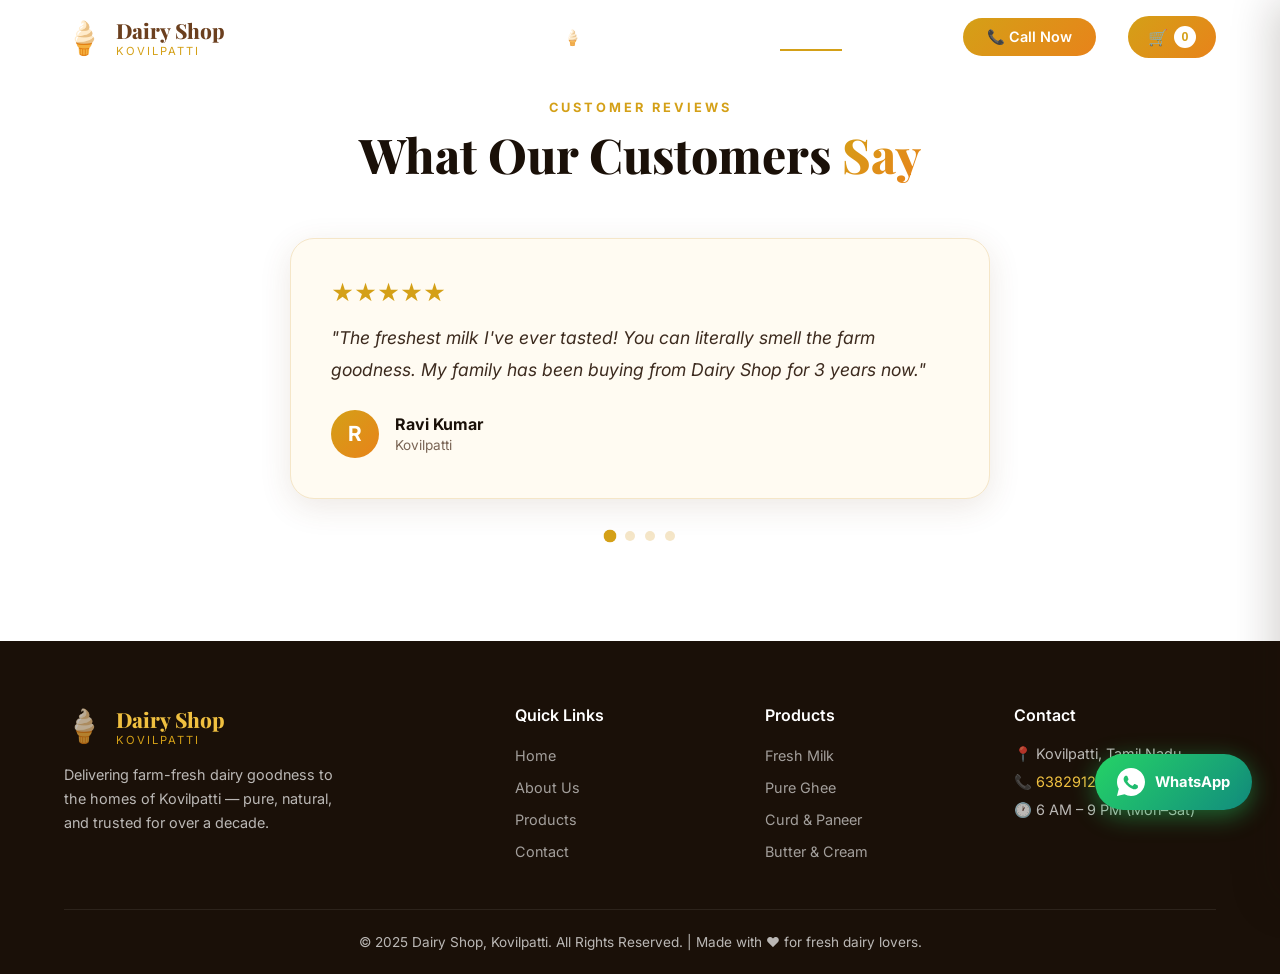
<file: testimonials.html>
<!DOCTYPE html>
<html lang="en">

<head>
  <meta charset="UTF-8" />
  <meta name="viewport" content="width=device-width, initial-scale=1.0" />
  <meta name="description"
    content="Dairy Shop Kovilpatti – Fresh, Pure & Premium Dairy Products delivered to your doorstep. Milk, Curd, Butter, Ghee, Paneer and more." />
  <title>Dairy Shop – Fresh & Pure | Kovilpatti</title>
  <link rel="preconnect" href="https://fonts.googleapis.com" />
  <link rel="preconnect" href="https://fonts.gstatic.com" crossorigin />
  <link
    href="https://fonts.googleapis.com/css2?family=Playfair+Display:wght@400;600;700;800&family=Inter:wght@300;400;500;600;700&display=swap"
    rel="stylesheet" />
  <link rel="stylesheet" href="style.css" />
</head>

<body>

  <!-- ========== NAVBAR ========== -->
  <header id="navbar" class="navbar">
    <div class="nav-container">
      <div class="nav-logo">
        <span class="logo-icon">🍦</span>
        <div>
          <span class="logo-name">Dairy Shop</span>
          <span class="logo-tagline">Kovilpatti</span>
        </div>
      </div>
      <nav class="nav-links" id="navLinks">
        <a href="index.html" class="nav-link">Home</a>
        <a href="about.html" class="nav-link">About</a>
        <a href="products.html" class="nav-link">Products</a>
        <a href="icecream.html" class="nav-link">🍦 Ice Cream</a>
        <a href="why-us.html" class="nav-link">Why Us</a>
        <a href="testimonials.html" class="nav-link active">Reviews</a>
        <a href="contact.html" class="nav-link">Contact</a>
      </nav>
      <a href="tel:6382912011" class="nav-cta" id="navCallBtn">📞 Call Now</a>
      <button class="cart-nav-btn" id="cartNavBtn" aria-label="View Cart">
        🛒 <span class="cart-count" id="cartCount">0</span>
      </button>
      <button class="hamburger" id="hamburger" aria-label="Toggle menu">
        <span></span><span></span><span></span>
      </button>
    </div>
  </header>

  <!-- ========== TESTIMONIALS ========== -->
  <section class="testimonials" id="testimonials">
    <div class="container">
      <div class="section-header">
        <div class="section-label">Customer Reviews</div>
        <h2 class="section-title">What Our Customers <span class="gradient-text">Say</span></h2>
      </div>
      <div class="testimonials-track" id="testimonialsTrack">
        <div class="testimonial-card active" id="test1">
          <div class="stars">★★★★★</div>
          <p class="review-text">"The freshest milk I've ever tasted! You can literally smell the farm goodness. My
            family has been buying from Dairy Shop for 3 years now."</p>
          <div class="reviewer">
            <div class="reviewer-avatar">R</div>
            <div>
              <strong>Ravi Kumar</strong>
              <span>Kovilpatti</span>
            </div>
          </div>
        </div>
        <div class="testimonial-card" id="test2">
          <div class="stars">★★★★★</div>
          <p class="review-text">"Their paneer is absolutely divine — so soft and fresh! I stopped buying from
            supermarkets entirely after discovering Dairy Shop."</p>
          <div class="reviewer">
            <div class="reviewer-avatar">M</div>
            <div>
              <strong>Meena Sundar</strong>
              <span>Kovilpatti</span>
            </div>
          </div>
        </div>
        <div class="testimonial-card" id="test3">
          <div class="stars">★★★★★</div>
          <p class="review-text">"The desi ghee is absolutely authentic. The aroma is incredible and it tastes just like
            my grandmother used to make. Highly recommended!"</p>
          <div class="reviewer">
            <div class="reviewer-avatar">A</div>
            <div>
              <strong>Arjun Palani</strong>
              <span>Kovilpatti</span>
            </div>
          </div>
        </div>
        <div class="testimonial-card" id="test4">
          <div class="stars">★★★★★</div>
          <p class="review-text">"Incredible lassi! The sweetness and thickness are perfect. My kids love it every day.
            Thank you Dairy Shop for making our mornings special!"</p>
          <div class="reviewer">
            <div class="reviewer-avatar">S</div>
            <div>
              <strong>Sangeetha Raj</strong>
              <span>Kovilpatti</span>
            </div>
          </div>
        </div>
      </div>
      <div class="testimonial-dots" id="testimonialDots">
        <span class="dot active" data-index="0" id="dot0"></span>
        <span class="dot" data-index="1" id="dot1"></span>
        <span class="dot" data-index="2" id="dot2"></span>
        <span class="dot" data-index="3" id="dot3"></span>
      </div>
    </div>
  </section>

  <!-- ========== FOOTER ========== -->
  <footer class="footer">
    <div class="container">
      <div class="footer-top">
        <div class="footer-brand">
          <div class="nav-logo">
            <span class="logo-icon">🍦</span>
            <div>
              <span class="logo-name">Dairy Shop</span>
              <span class="logo-tagline">Kovilpatti</span>
            </div>
          </div>
          <p>Delivering farm-fresh dairy goodness to the homes of Kovilpatti — pure, natural, and trusted for over a
            decade.</p>
        </div>
        <div class="footer-links">
          <h4>Quick Links</h4>
          <ul>
            <li><a href="index.html">Home</a></li>
            <li><a href="about.html">About Us</a></li>
            <li><a href="products.html">Products</a></li>
            <li><a href="contact.html">Contact</a></li>
          </ul>
        </div>
        <div class="footer-links">
          <h4>Products</h4>
          <ul>
            <li><a href="products.html">Fresh Milk</a></li>
            <li><a href="products.html">Pure Ghee</a></li>
            <li><a href="products.html">Curd & Paneer</a></li>
            <li><a href="products.html">Butter & Cream</a></li>
          </ul>
        </div>
        <div class="footer-contact">
          <h4>Contact</h4>
          <p>📍 Kovilpatti, Tamil Nadu</p>
          <p>📞 <a href="tel:6382912011">6382912011</a></p>
          <p>🕐 6 AM – 9 PM (Mon–Sat)</p>
        </div>
      </div>
      <div class="footer-bottom">
        <p>© 2025 Dairy Shop, Kovilpatti. All Rights Reserved. | Made with ❤️ for fresh dairy lovers.</p>
      </div>
    </div>
  </footer>

  <!-- Scroll to Top -->
  <button class="scroll-top" id="scrollTop" aria-label="Scroll to top">↑</button>

  <!-- WhatsApp Floating Button -->
  <a href="https://wa.me/916382912011" target="_blank" rel="noopener noreferrer" class="whatsapp-fab" id="whatsappFab"
    aria-label="Chat on WhatsApp">
    <svg viewBox="0 0 32 32" width="28" height="28" fill="white" xmlns="http://www.w3.org/2000/svg">
      <path
        d="M16 0C7.163 0 0 7.163 0 16c0 2.822.737 5.47 2.027 7.774L0 32l8.476-2.002A15.94 15.94 0 0016 32c8.837 0 16-7.163 16-16S24.837 0 16 0zm8.006 22.392c-.337.947-1.966 1.814-2.71 1.927-.718.108-1.618.153-2.609-.164-.601-.195-1.373-.453-2.36-.888-4.15-1.81-6.862-5.997-7.07-6.278-.206-.28-1.68-2.235-1.68-4.262s1.063-3.027 1.44-3.44c.376-.412.822-.515 1.096-.515.275 0 .549.003.789.013.253.012.593-.096.928.708.337.815 1.144 2.81 1.245 3.013.1.205.167.443.033.715-.134.274-.2.443-.4.681-.2.24-.42.534-.599.717-.2.2-.408.416-.175.816.234.4 1.04 1.714 2.233 2.776 1.533 1.365 2.825 1.788 3.226 1.99.4.202.633.168.867-.1.234-.267 1.006-1.172 1.274-1.574.267-.4.534-.334.9-.2.367.134 2.334 1.1 2.734 1.3.4.2.666.3.766.467.1.168.1.967-.237 1.9z" />
    </svg>
    <span>WhatsApp</span>
  </a>

  <!-- Order Cart Panel -->
  <div class="cart-overlay" id="cartOverlay"></div>
  <div class="cart-panel" id="cartPanel">
    <div class="cart-panel-header">
      <h3>🛒 Your Order</h3>
      <button class="cart-close-btn" id="cartCloseBtn" aria-label="Close cart">✕</button>
    </div>
    <div class="cart-panel-body">
      <div class="cart-empty" id="cartEmpty">
        <div class="cart-empty-icon">🛒</div>
        <p>Your cart is empty!<br />Add products to order via WhatsApp.</p>
      </div>
      <ul class="cart-items-list" id="cartItemsList"></ul>
    </div>
    <div class="cart-panel-footer" id="cartPanelFooter" style="display:none">
      <div class="cart-name-group">
        <label for="cartCustomerName">Your Name</label>
        <input type="text" id="cartCustomerName" placeholder="e.g. Ravi Kumar" />
      </div>
      <div class="cart-name-group">
        <label for="cartCustomerPhone">Your Phone</label>
        <input type="tel" id="cartCustomerPhone" placeholder="e.g. 9876543210" />
      </div>
      <button class="cart-whatsapp-btn" id="cartWhatsappBtn">
        <svg viewBox="0 0 32 32" width="20" height="20" fill="white" xmlns="http://www.w3.org/2000/svg">
          <path
            d="M16 0C7.163 0 0 7.163 0 16c0 2.822.737 5.47 2.027 7.774L0 32l8.476-2.002A15.94 15.94 0 0016 32c8.837 0 16-7.163 16-16S24.837 0 16 0zm8.006 22.392c-.337.947-1.966 1.814-2.71 1.927-.718.108-1.618.153-2.609-.164-.601-.195-1.373-.453-2.36-.888-4.15-1.81-6.862-5.997-7.07-6.278-.206-.28-1.68-2.235-1.68-4.262s1.063-3.027 1.44-3.44c.376-.412.822-.515 1.096-.515.275 0 .549.003.789.013.253.012.593-.096.928.708.337.815 1.144 2.81 1.245 3.013.1.205.167.443.033.715-.134.274-.2.443-.4.681-.2.24-.42.534-.599.717-.2.2-.408.416-.175.816.234.4 1.04 1.714 2.233 2.776 1.533 1.365 2.825 1.788 3.226 1.99.4.202.633.168.867-.1.234-.267 1.006-1.172 1.274-1.574.267-.4.534-.334.9-.2.367.134 2.334 1.1 2.734 1.3.4.2.666.3.766.467.1.168.1.967-.237 1.9z" />
        </svg>
        Order on WhatsApp
      </button>
      <button class="cart-clear-btn" id="cartClearBtn">🗑️ Clear Cart</button>
    </div>
  </div>

  <script src="script.js"></script>
</body>

</html>
</file>
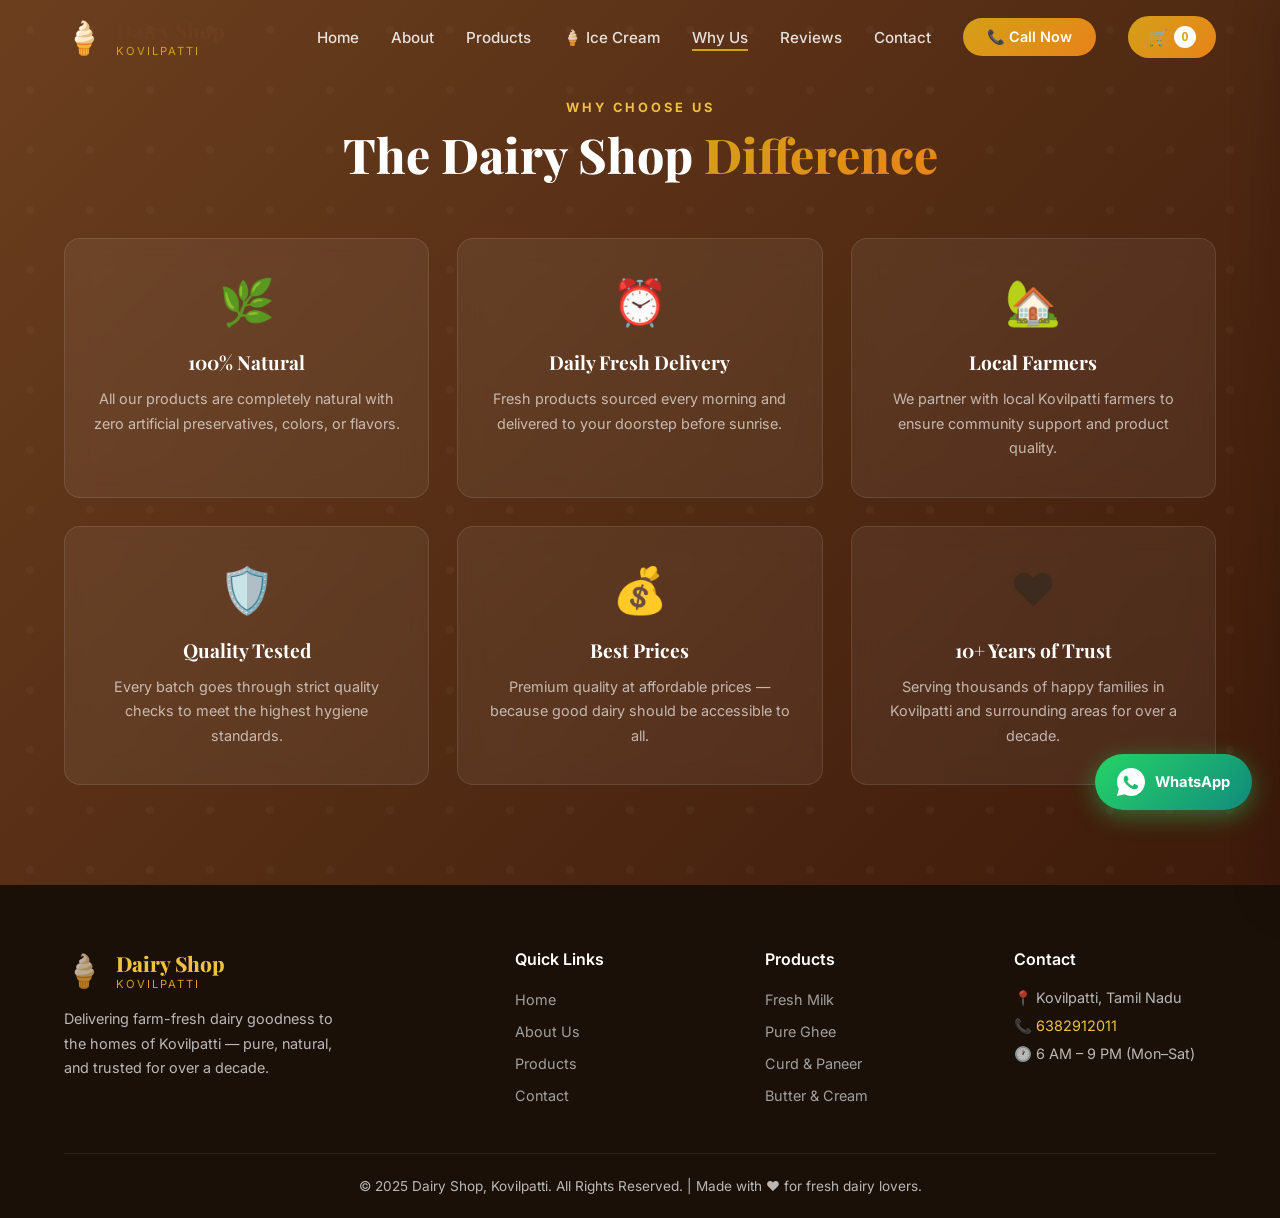
<file: why-us.html>
<!DOCTYPE html>
<html lang="en">

<head>
  <meta charset="UTF-8" />
  <meta name="viewport" content="width=device-width, initial-scale=1.0" />
  <meta name="description"
    content="Dairy Shop Kovilpatti – Fresh, Pure & Premium Dairy Products delivered to your doorstep. Milk, Curd, Butter, Ghee, Paneer and more." />
  <title>Dairy Shop – Fresh & Pure | Kovilpatti</title>
  <link rel="preconnect" href="https://fonts.googleapis.com" />
  <link rel="preconnect" href="https://fonts.gstatic.com" crossorigin />
  <link
    href="https://fonts.googleapis.com/css2?family=Playfair+Display:wght@400;600;700;800&family=Inter:wght@300;400;500;600;700&display=swap"
    rel="stylesheet" />
  <link rel="stylesheet" href="style.css" />
</head>

<body>

  <!-- ========== NAVBAR ========== -->
  <header id="navbar" class="navbar">
    <div class="nav-container">
      <div class="nav-logo">
        <span class="logo-icon">🍦</span>
        <div>
          <span class="logo-name">Dairy Shop</span>
          <span class="logo-tagline">Kovilpatti</span>
        </div>
      </div>
      <nav class="nav-links" id="navLinks">
        <a href="index.html" class="nav-link">Home</a>
        <a href="about.html" class="nav-link">About</a>
        <a href="products.html" class="nav-link">Products</a>
        <a href="icecream.html" class="nav-link">🍦 Ice Cream</a>
        <a href="why-us.html" class="nav-link active">Why Us</a>
        <a href="testimonials.html" class="nav-link">Reviews</a>
        <a href="contact.html" class="nav-link">Contact</a>
      </nav>
      <a href="tel:6382912011" class="nav-cta" id="navCallBtn">📞 Call Now</a>
      <button class="cart-nav-btn" id="cartNavBtn" aria-label="View Cart">
        🛒 <span class="cart-count" id="cartCount">0</span>
      </button>
      <button class="hamburger" id="hamburger" aria-label="Toggle menu">
        <span></span><span></span><span></span>
      </button>
    </div>
  </header>

  <!-- ========== WHY US ========== -->
  <section class="why-us" id="why-us">
    <div class="container">
      <div class="section-header">
        <div class="section-label">Why Choose Us</div>
        <h2 class="section-title">The Dairy Shop <span class="gradient-text">Difference</span></h2>
      </div>
      <div class="why-grid">
        <div class="why-card" id="whyCard1">
          <div class="why-icon">🌿</div>
          <h3>100% Natural</h3>
          <p>All our products are completely natural with zero artificial preservatives, colors, or flavors.</p>
        </div>
        <div class="why-card" id="whyCard2">
          <div class="why-icon">⏰</div>
          <h3>Daily Fresh Delivery</h3>
          <p>Fresh products sourced every morning and delivered to your doorstep before sunrise.</p>
        </div>
        <div class="why-card" id="whyCard3">
          <div class="why-icon">🏡</div>
          <h3>Local Farmers</h3>
          <p>We partner with local Kovilpatti farmers to ensure community support and product quality.</p>
        </div>
        <div class="why-card" id="whyCard4">
          <div class="why-icon">🛡️</div>
          <h3>Quality Tested</h3>
          <p>Every batch goes through strict quality checks to meet the highest hygiene standards.</p>
        </div>
        <div class="why-card" id="whyCard5">
          <div class="why-icon">💰</div>
          <h3>Best Prices</h3>
          <p>Premium quality at affordable prices — because good dairy should be accessible to all.</p>
        </div>
        <div class="why-card" id="whyCard6">
          <div class="why-icon">❤️</div>
          <h3>10+ Years of Trust</h3>
          <p>Serving thousands of happy families in Kovilpatti and surrounding areas for over a decade.</p>
        </div>
      </div>
    </div>
  </section>

  <!-- ========== FOOTER ========== -->
  <footer class="footer">
    <div class="container">
      <div class="footer-top">
        <div class="footer-brand">
          <div class="nav-logo">
            <span class="logo-icon">🍦</span>
            <div>
              <span class="logo-name">Dairy Shop</span>
              <span class="logo-tagline">Kovilpatti</span>
            </div>
          </div>
          <p>Delivering farm-fresh dairy goodness to the homes of Kovilpatti — pure, natural, and trusted for over a
            decade.</p>
        </div>
        <div class="footer-links">
          <h4>Quick Links</h4>
          <ul>
            <li><a href="index.html">Home</a></li>
            <li><a href="about.html">About Us</a></li>
            <li><a href="products.html">Products</a></li>
            <li><a href="contact.html">Contact</a></li>
          </ul>
        </div>
        <div class="footer-links">
          <h4>Products</h4>
          <ul>
            <li><a href="products.html">Fresh Milk</a></li>
            <li><a href="products.html">Pure Ghee</a></li>
            <li><a href="products.html">Curd & Paneer</a></li>
            <li><a href="products.html">Butter & Cream</a></li>
          </ul>
        </div>
        <div class="footer-contact">
          <h4>Contact</h4>
          <p>📍 Kovilpatti, Tamil Nadu</p>
          <p>📞 <a href="tel:6382912011">6382912011</a></p>
          <p>🕐 6 AM – 9 PM (Mon–Sat)</p>
        </div>
      </div>
      <div class="footer-bottom">
        <p>© 2025 Dairy Shop, Kovilpatti. All Rights Reserved. | Made with ❤️ for fresh dairy lovers.</p>
      </div>
    </div>
  </footer>

  <!-- Scroll to Top -->
  <button class="scroll-top" id="scrollTop" aria-label="Scroll to top">↑</button>

  <!-- WhatsApp Floating Button -->
  <a href="https://wa.me/916382912011" target="_blank" rel="noopener noreferrer" class="whatsapp-fab" id="whatsappFab"
    aria-label="Chat on WhatsApp">
    <svg viewBox="0 0 32 32" width="28" height="28" fill="white" xmlns="http://www.w3.org/2000/svg">
      <path
        d="M16 0C7.163 0 0 7.163 0 16c0 2.822.737 5.47 2.027 7.774L0 32l8.476-2.002A15.94 15.94 0 0016 32c8.837 0 16-7.163 16-16S24.837 0 16 0zm8.006 22.392c-.337.947-1.966 1.814-2.71 1.927-.718.108-1.618.153-2.609-.164-.601-.195-1.373-.453-2.36-.888-4.15-1.81-6.862-5.997-7.07-6.278-.206-.28-1.68-2.235-1.68-4.262s1.063-3.027 1.44-3.44c.376-.412.822-.515 1.096-.515.275 0 .549.003.789.013.253.012.593-.096.928.708.337.815 1.144 2.81 1.245 3.013.1.205.167.443.033.715-.134.274-.2.443-.4.681-.2.24-.42.534-.599.717-.2.2-.408.416-.175.816.234.4 1.04 1.714 2.233 2.776 1.533 1.365 2.825 1.788 3.226 1.99.4.202.633.168.867-.1.234-.267 1.006-1.172 1.274-1.574.267-.4.534-.334.9-.2.367.134 2.334 1.1 2.734 1.3.4.2.666.3.766.467.1.168.1.967-.237 1.9z" />
    </svg>
    <span>WhatsApp</span>
  </a>

  <!-- Order Cart Panel -->
  <div class="cart-overlay" id="cartOverlay"></div>
  <div class="cart-panel" id="cartPanel">
    <div class="cart-panel-header">
      <h3>🛒 Your Order</h3>
      <button class="cart-close-btn" id="cartCloseBtn" aria-label="Close cart">✕</button>
    </div>
    <div class="cart-panel-body">
      <div class="cart-empty" id="cartEmpty">
        <div class="cart-empty-icon">🛒</div>
        <p>Your cart is empty!<br />Add products to order via WhatsApp.</p>
      </div>
      <ul class="cart-items-list" id="cartItemsList"></ul>
    </div>
    <div class="cart-panel-footer" id="cartPanelFooter" style="display:none">
      <div class="cart-name-group">
        <label for="cartCustomerName">Your Name</label>
        <input type="text" id="cartCustomerName" placeholder="e.g. Ravi Kumar" />
      </div>
      <div class="cart-name-group">
        <label for="cartCustomerPhone">Your Phone</label>
        <input type="tel" id="cartCustomerPhone" placeholder="e.g. 9876543210" />
      </div>
      <button class="cart-whatsapp-btn" id="cartWhatsappBtn">
        <svg viewBox="0 0 32 32" width="20" height="20" fill="white" xmlns="http://www.w3.org/2000/svg">
          <path
            d="M16 0C7.163 0 0 7.163 0 16c0 2.822.737 5.47 2.027 7.774L0 32l8.476-2.002A15.94 15.94 0 0016 32c8.837 0 16-7.163 16-16S24.837 0 16 0zm8.006 22.392c-.337.947-1.966 1.814-2.71 1.927-.718.108-1.618.153-2.609-.164-.601-.195-1.373-.453-2.36-.888-4.15-1.81-6.862-5.997-7.07-6.278-.206-.28-1.68-2.235-1.68-4.262s1.063-3.027 1.44-3.44c.376-.412.822-.515 1.096-.515.275 0 .549.003.789.013.253.012.593-.096.928.708.337.815 1.144 2.81 1.245 3.013.1.205.167.443.033.715-.134.274-.2.443-.4.681-.2.24-.42.534-.599.717-.2.2-.408.416-.175.816.234.4 1.04 1.714 2.233 2.776 1.533 1.365 2.825 1.788 3.226 1.99.4.202.633.168.867-.1.234-.267 1.006-1.172 1.274-1.574.267-.4.534-.334.9-.2.367.134 2.334 1.1 2.734 1.3.4.2.666.3.766.467.1.168.1.967-.237 1.9z" />
        </svg>
        Order on WhatsApp
      </button>
      <button class="cart-clear-btn" id="cartClearBtn">🗑️ Clear Cart</button>
    </div>
  </div>

  <script src="script.js"></script>
</body>

</html>
</file>
<file: style.css>
@import url('https://fonts.googleapis.com/css2?family=Playfair+Display:wght@400;600;700;800&family=Inter:wght@300;400;500;600;700&display=swap');

*, *::before, *::after { box-sizing: border-box; margin: 0; padding: 0; }

:root {
  --cream: #fffbf2;
  --warm: #f5e6c8;
  --gold: #d4a017;
  --gold-light: #f0c040;
  --brown: #6b3f1e;
  --dark: #1a1008;
  --text: #3d2b1f;
  --muted: #7a6555;
  --white: #ffffff;
  --green: #2d6a4f;
  --radius: 16px;
  --shadow: 0 8px 32px rgba(107,63,30,0.12);
  --shadow-lg: 0 20px 60px rgba(107,63,30,0.18);
}

html { scroll-behavior: smooth; }

body {
  font-family: 'Inter', sans-serif;
  background: var(--cream);
  color: var(--text);
  overflow-x: hidden;
}

/* SCROLLBAR */
::-webkit-scrollbar { width: 6px; }
::-webkit-scrollbar-track { background: var(--warm); }
::-webkit-scrollbar-thumb { background: var(--gold); border-radius: 3px; }

/* UTILITIES */
.container { max-width: 1200px; margin: 0 auto; padding: 0 24px; }
.gradient-text { background: linear-gradient(135deg, var(--gold), #e8831a); -webkit-background-clip: text; -webkit-text-fill-color: transparent; background-clip: text; }
.section-label { font-size: 0.8rem; font-weight: 700; letter-spacing: 3px; text-transform: uppercase; color: var(--gold); margin-bottom: 12px; }
.section-title { font-family: 'Playfair Display', serif; font-size: clamp(2rem, 4vw, 3rem); font-weight: 800; line-height: 1.15; margin-bottom: 16px; color: var(--dark); }
.section-subtitle { font-size: 1.05rem; color: var(--muted); max-width: 540px; margin: 0 auto; }
.section-header { text-align: center; margin-bottom: 56px; }
.btn { display: inline-flex; align-items: center; gap: 8px; padding: 14px 32px; border-radius: 50px; font-size: 1rem; font-weight: 600; text-decoration: none; cursor: pointer; transition: all 0.3s ease; border: none; }
.btn-primary { background: linear-gradient(135deg, var(--gold), #e8831a); color: var(--white); box-shadow: 0 4px 20px rgba(212,160,23,0.4); }
.btn-primary:hover { transform: translateY(-3px); box-shadow: 0 8px 30px rgba(212,160,23,0.5); }
.btn-outline { background: transparent; color: var(--white); border: 2px solid rgba(255,255,255,0.6); backdrop-filter: blur(8px); }
.btn-outline:hover { background: rgba(255,255,255,0.15); transform: translateY(-3px); }
.full-width { width: 100%; justify-content: center; }

/* NAVBAR */
.navbar { position: fixed; top: 0; left: 0; right: 0; z-index: 1000; padding: 16px 0; transition: all 0.4s ease; }
.navbar.scrolled { background: rgba(255,251,242,0.95); backdrop-filter: blur(20px); box-shadow: var(--shadow); padding: 10px 0; }
.nav-container { max-width: 1200px; margin: 0 auto; padding: 0 24px; display: flex; align-items: center; gap: 32px; }
.nav-logo { display: flex; align-items: center; gap: 12px; text-decoration: none; margin-right: auto; }
.logo-icon { font-size: 2rem; }
.logo-name { display: block; font-family: 'Playfair Display', serif; font-size: 1.3rem; font-weight: 800; color: var(--brown); }
.logo-tagline { display: block; font-size: 0.7rem; letter-spacing: 2px; text-transform: uppercase; color: var(--gold); }
.nav-links { display: flex; gap: 32px; }
.nav-link { text-decoration: none; font-size: 0.95rem; font-weight: 500; color: var(--text); transition: color 0.3s; position: relative; }
.navbar:not(.scrolled) .nav-link { color: rgba(255,255,255,0.85); }
.nav-link::after { content: ''; position: absolute; bottom: -4px; left: 0; width: 0; height: 2px; background: var(--gold); transition: width 0.3s; }
.nav-link:hover::after, .nav-link.active::after { width: 100%; }
.nav-cta { background: linear-gradient(135deg, var(--gold), #e8831a); color: white; padding: 10px 24px; border-radius: 50px; text-decoration: none; font-weight: 600; font-size: 0.9rem; transition: all 0.3s; }
.nav-cta:hover { transform: translateY(-2px); box-shadow: 0 6px 20px rgba(212,160,23,0.4); }
.hamburger { display: none; flex-direction: column; gap: 5px; cursor: pointer; background: none; border: none; padding: 4px; }
.hamburger span { width: 26px; height: 2px; background: var(--gold); border-radius: 2px; transition: all 0.3s; }

/* HERO */
.hero { position: relative; min-height: 100vh; display: flex; align-items: center; overflow: hidden; }
.hero-bg-img { position: absolute; inset: 0; width: 100%; height: 100%; object-fit: cover; }
.hero-bg-overlay { position: absolute; inset: 0; background: linear-gradient(135deg, rgba(26,16,8,0.8) 0%, rgba(107,63,30,0.6) 60%, rgba(26,16,8,0.4) 100%); z-index: 1; }
.hero-content { position: relative; z-index: 2; max-width: 1200px; margin: 0 auto; padding: 120px 24px 80px; }
.hero-badge { display: inline-flex; align-items: center; gap: 8px; background: rgba(255,255,255,0.12); backdrop-filter: blur(12px); border: 1px solid rgba(255,255,255,0.2); color: white; padding: 8px 20px; border-radius: 50px; font-size: 0.85rem; font-weight: 600; letter-spacing: 1px; margin-bottom: 24px; }
.badge-dot { width: 8px; height: 8px; background: #4ade80; border-radius: 50%; animation: pulse 1.5s ease-in-out infinite; }
@keyframes pulse { 0%,100%{opacity:1;transform:scale(1)} 50%{opacity:0.6;transform:scale(1.3)} }
.hero-title { font-family: 'Playfair Display', serif; font-size: clamp(3rem, 7vw, 5.5rem); font-weight: 800; color: white; line-height: 1.1; margin-bottom: 24px; }
.hero-subtitle { font-size: 1.2rem; color: rgba(255,255,255,0.8); max-width: 520px; line-height: 1.7; margin-bottom: 40px; }
.hero-buttons { display: flex; gap: 16px; flex-wrap: wrap; margin-bottom: 56px; }
.hero-stats { display: flex; align-items: center; gap: 32px; }
.stat-number { display: block; font-family: 'Playfair Display', serif; font-size: 2rem; font-weight: 800; color: var(--gold-light); }
.stat-label { font-size: 0.8rem; color: rgba(255,255,255,0.7); text-transform: uppercase; letter-spacing: 1px; }
.stat-divider { width: 1px; height: 40px; background: rgba(255,255,255,0.3); }
.hero-scroll-indicator { position: absolute; bottom: 32px; left: 50%; transform: translateX(-50%); z-index: 2; text-align: center; color: rgba(255,255,255,0.6); font-size: 0.8rem; letter-spacing: 2px; }
.scroll-arrow { font-size: 1.2rem; animation: bounce 1.5s infinite; margin-top: 4px; }
@keyframes bounce { 0%,100%{transform:translateY(0)} 50%{transform:translateY(6px)} }

/* MARQUEE */
.marquee-strip { background: linear-gradient(135deg, var(--brown), #8b4513); padding: 16px 0; overflow: hidden; }
.marquee-track { display: flex; gap: 48px; animation: marquee 25s linear infinite; white-space: nowrap; }
.marquee-track span { color: var(--gold-light); font-weight: 600; font-size: 0.95rem; letter-spacing: 1px; flex-shrink: 0; }
@keyframes marquee { from{transform:translateX(0)} to{transform:translateX(-50%)} }

/* ABOUT */
.about { padding: 100px 0; background: var(--white); }
.about-grid { display: grid; grid-template-columns: 1fr 1fr; gap: 80px; align-items: center; }
.about-image-wrap { position: relative; }
.about-img { width: 100%; border-radius: 24px; object-fit: cover; height: 500px; box-shadow: var(--shadow-lg); }
.floating-card { position: absolute; bottom: -24px; right: -24px; background: white; border-radius: 16px; padding: 20px 24px; display: flex; align-items: center; gap: 16px; box-shadow: var(--shadow-lg); animation: float 3s ease-in-out infinite; }
@keyframes float { 0%,100%{transform:translateY(0)} 50%{transform:translateY(-8px)} }
.card-icon { font-size: 2rem; }
.floating-card strong { display: block; font-size: 1rem; color: var(--dark); }
.floating-card p { font-size: 0.8rem; color: var(--muted); margin-top: 2px; }
.about-text { color: var(--muted); line-height: 1.8; margin-bottom: 16px; }
.about-features { display: flex; flex-direction: column; gap: 12px; margin: 28px 0; }
.feature-item { display: flex; align-items: center; gap: 12px; font-weight: 500; }
.feature-icon { font-size: 1.1rem; }

/* PRODUCTS */
.products { padding: 100px 0; background: var(--cream); }
.product-filters { display: flex; justify-content: center; gap: 12px; flex-wrap: wrap; margin-bottom: 48px; }
.filter-btn { padding: 10px 24px; border-radius: 50px; border: 2px solid var(--warm); background: white; color: var(--muted); font-weight: 600; cursor: pointer; transition: all 0.3s; font-size: 0.9rem; }
.filter-btn.active, .filter-btn:hover { background: linear-gradient(135deg, var(--gold), #e8831a); border-color: transparent; color: white; box-shadow: 0 4px 16px rgba(212,160,23,0.35); }
.products-grid { display: grid; grid-template-columns: repeat(auto-fill, minmax(260px, 1fr)); gap: 28px; }
.product-card { background: white; border-radius: var(--radius); overflow: hidden; box-shadow: var(--shadow); transition: all 0.4s ease; border: 1px solid rgba(212,160,23,0.1); }
.product-card:hover { transform: translateY(-8px); box-shadow: var(--shadow-lg); }
.product-card.hidden { display: none; }
.product-img-wrap { position: relative; background: linear-gradient(135deg, var(--warm), #fdebd0); height: 180px; display: flex; align-items: center; justify-content: center; }
.product-emoji { font-size: 4.5rem; filter: drop-shadow(0 4px 8px rgba(0,0,0,0.1)); transition: transform 0.3s; }
.product-card:hover .product-emoji { transform: scale(1.12) rotate(-3deg); }
.product-badge { position: absolute; top: 12px; right: 12px; background: linear-gradient(135deg, var(--gold), #e8831a); color: white; font-size: 0.72rem; font-weight: 700; padding: 4px 12px; border-radius: 50px; letter-spacing: 0.5px; }
.new-badge { background: linear-gradient(135deg, #2d6a4f, #40916c) !important; }
.product-info { padding: 20px; }
.product-info h3 { font-family: 'Playfair Display', serif; font-size: 1.1rem; font-weight: 700; margin-bottom: 8px; color: var(--dark); }
.product-info p { font-size: 0.88rem; color: var(--muted); line-height: 1.6; margin-bottom: 14px; }
.product-tags { display: flex; gap: 8px; flex-wrap: wrap; }
.tag { background: var(--warm); color: var(--brown); font-size: 0.72rem; font-weight: 600; padding: 4px 12px; border-radius: 50px; }

/* WHY US */
.why-us { padding: 100px 0; background: linear-gradient(135deg, var(--brown) 0%, #3d1a0a 100%); position: relative; overflow: hidden; }
.why-us::before { content: ''; position: absolute; inset: 0; background: url("data:image/svg+xml,%3Csvg width='60' height='60' viewBox='0 0 60 60' xmlns='http://www.w3.org/2000/svg'%3E%3Cg fill='none' fill-rule='evenodd'%3E%3Cg fill='%23ffffff' fill-opacity='0.03'%3E%3Ccircle cx='30' cy='30' r='4'/%3E%3C/g%3E%3C/g%3E%3C/svg%3E"); }
.why-us .section-label { color: var(--gold-light); }
.why-us .section-title { color: white; }
.why-grid { display: grid; grid-template-columns: repeat(3, 1fr); gap: 28px; position: relative; }
.why-card { background: rgba(255,255,255,0.06); backdrop-filter: blur(12px); border: 1px solid rgba(255,255,255,0.1); border-radius: var(--radius); padding: 36px 28px; text-align: center; transition: all 0.4s ease; }
.why-card:hover { background: rgba(255,255,255,0.12); transform: translateY(-6px); border-color: rgba(212,160,23,0.4); }
.why-icon { font-size: 2.8rem; margin-bottom: 20px; display: block; }
.why-card h3 { font-family: 'Playfair Display', serif; font-size: 1.2rem; color: white; margin-bottom: 12px; font-weight: 700; }
.why-card p { font-size: 0.9rem; color: rgba(255,255,255,0.65); line-height: 1.7; }

/* TESTIMONIALS */
.testimonials { padding: 100px 0; background: var(--white); }
.testimonials-track { position: relative; min-height: 220px; }
.testimonial-card { display: none; background: var(--cream); border-radius: 24px; padding: 40px; border: 1px solid var(--warm); box-shadow: var(--shadow); max-width: 700px; margin: 0 auto; animation: fadeIn 0.5s ease; }
.testimonial-card.active { display: block; }
@keyframes fadeIn { from{opacity:0;transform:translateY(12px)} to{opacity:1;transform:translateY(0)} }
.stars { color: var(--gold); font-size: 1.4rem; margin-bottom: 16px; }
.review-text { font-size: 1.1rem; color: var(--text); line-height: 1.8; font-style: italic; margin-bottom: 24px; }
.reviewer { display: flex; align-items: center; gap: 16px; }
.reviewer-avatar { width: 48px; height: 48px; background: linear-gradient(135deg, var(--gold), #e8831a); border-radius: 50%; display: flex; align-items: center; justify-content: center; color: white; font-size: 1.3rem; font-weight: 700; }
.reviewer strong { display: block; font-size: 1rem; color: var(--dark); }
.reviewer span { font-size: 0.85rem; color: var(--muted); }
.testimonial-dots { display: flex; justify-content: center; gap: 10px; margin-top: 32px; }
.dot { width: 10px; height: 10px; border-radius: 50%; background: var(--warm); cursor: pointer; transition: all 0.3s; border: 2px solid transparent; }
.dot.active { background: var(--gold); transform: scale(1.3); }

/* CONTACT */
.contact { padding: 100px 0; background: var(--cream); }
.contact-grid { display: grid; grid-template-columns: 1fr 1.4fr; gap: 60px; align-items: start; }
.contact-info { display: flex; flex-direction: column; gap: 20px; }
.contact-card { background: white; border-radius: var(--radius); padding: 24px; display: flex; align-items: center; gap: 20px; box-shadow: var(--shadow); border: 1px solid var(--warm); transition: all 0.3s; }
.contact-card:hover { transform: translateX(6px); border-color: var(--gold); }
.contact-icon { font-size: 2rem; width: 52px; height: 52px; background: var(--warm); border-radius: 12px; display: flex; align-items: center; justify-content: center; }
.contact-card h4 { font-size: 0.85rem; text-transform: uppercase; letter-spacing: 1px; color: var(--gold); margin-bottom: 4px; font-weight: 700; }
.contact-card p, .contact-card a { color: var(--text); font-size: 0.95rem; text-decoration: none; line-height: 1.6; }
.contact-card a:hover { color: var(--gold); }
.contact-form-wrap { background: white; border-radius: 24px; padding: 48px; box-shadow: var(--shadow-lg); }
.contact-form-wrap h3 { font-family: 'Playfair Display', serif; font-size: 1.8rem; color: var(--dark); margin-bottom: 32px; }
.form-group { margin-bottom: 20px; }
.form-group label { display: block; font-size: 0.88rem; font-weight: 600; color: var(--text); margin-bottom: 8px; }
.form-group input, .form-group textarea { width: 100%; padding: 14px 18px; border: 2px solid var(--warm); border-radius: 12px; font-size: 1rem; font-family: 'Inter', sans-serif; color: var(--text); background: var(--cream); transition: border-color 0.3s; outline: none; resize: none; }
.form-group input:focus, .form-group textarea:focus { border-color: var(--gold); background: white; }
.form-success { display: none; margin-top: 16px; text-align: center; color: var(--green); font-weight: 600; background: #d1fae5; padding: 12px; border-radius: 10px; }

/* FOOTER */
.footer { background: var(--dark); color: rgba(255,255,255,0.7); }
.footer-top { display: grid; grid-template-columns: 2fr 1fr 1fr 1fr; gap: 48px; padding: 64px 0 48px; }
.footer-brand p { font-size: 0.9rem; line-height: 1.7; margin-top: 16px; max-width: 280px; }
.footer-brand .logo-name { color: var(--gold-light); }
.footer-brand .logo-tagline { color: var(--gold); }
.footer-links h4, .footer-contact h4 { color: white; font-size: 1rem; margin-bottom: 20px; font-weight: 600; }
.footer-links ul { list-style: none; display: flex; flex-direction: column; gap: 12px; }
.footer-links a { color: rgba(255,255,255,0.6); text-decoration: none; font-size: 0.9rem; transition: color 0.3s; }
.footer-links a:hover { color: var(--gold-light); }
.footer-contact p { font-size: 0.9rem; margin-bottom: 10px; }
.footer-contact a { color: var(--gold-light); text-decoration: none; }
.footer-bottom { border-top: 1px solid rgba(255,255,255,0.08); padding: 24px 0; text-align: center; font-size: 0.85rem; }

/* SCROLL TOP */
.scroll-top { position: fixed; bottom: 32px; right: 32px; width: 48px; height: 48px; background: linear-gradient(135deg, var(--gold), #e8831a); color: white; border: none; border-radius: 50%; font-size: 1.3rem; cursor: pointer; box-shadow: 0 4px 20px rgba(212,160,23,0.4); opacity: 0; transform: translateY(16px); transition: all 0.3s; z-index: 999; }
.scroll-top.visible { opacity: 1; transform: translateY(0); }
.scroll-top:hover { transform: translateY(-4px); }

/* RESPONSIVE */
@media (max-width: 960px) {
  .about-grid { grid-template-columns: 1fr; gap: 40px; }
  .floating-card { right: 0; }
  .why-grid { grid-template-columns: 1fr 1fr; }
  .contact-grid { grid-template-columns: 1fr; }
  .footer-top { grid-template-columns: 1fr 1fr; }
}
@media (max-width: 768px) {
  .nav-links { display: none; flex-direction: column; position: absolute; top: 70px; left: 0; right: 0; background: white; padding: 24px; gap: 20px; box-shadow: var(--shadow); }
  .nav-links.open { display: flex; }
  .nav-link { color: var(--text) !important; font-size: 1.1rem; }
  .hamburger { display: flex; }
  .hero-stats { flex-direction: column; align-items: flex-start; gap: 16px; }
  .stat-divider { display: none; }
  .why-grid { grid-template-columns: 1fr; }
  .footer-top { grid-template-columns: 1fr; gap: 32px; }
  .contact-form-wrap { padding: 28px; }
}
@media (max-width: 480px) {
  .hero-buttons { flex-direction: column; }
  .btn { width: 100%; justify-content: center; }
}

/* ===== ICE CREAM SECTION ===== */
.icecream-section {
  padding: 100px 0 80px;
  background: linear-gradient(160deg, #fff9f0 0%, #fff0f5 50%, #f0f8ff 100%);
  position: relative;
  overflow: hidden;
}
.icecream-section::before {
  content: '🍦';
  position: absolute;
  font-size: 18rem;
  opacity: 0.04;
  top: -40px;
  right: -60px;
  pointer-events: none;
  transform: rotate(15deg);
}

.icecream-grid {
  display: grid;
  grid-template-columns: repeat(4, 1fr);
  gap: 24px;
  margin-bottom: 60px;
}

.icecream-card {
  background: white;
  border-radius: 24px;
  overflow: hidden;
  box-shadow: 0 8px 32px rgba(0,0,0,0.08);
  transition: all 0.4s ease;
  border: 1px solid rgba(255,255,255,0.8);
}
.icecream-card:hover {
  transform: translateY(-10px) rotate(-1deg);
  box-shadow: 0 20px 48px rgba(0,0,0,0.14);
}

.icecream-emoji-wrap {
  height: 150px;
  display: flex;
  align-items: center;
  justify-content: center;
  position: relative;
  overflow: hidden;
}
.icecream-emoji {
  font-size: 5rem;
  filter: drop-shadow(0 4px 12px rgba(0,0,0,0.15));
  transition: transform 0.4s ease;
}
.icecream-card:hover .icecream-emoji { transform: scale(1.2) rotate(8deg); }

/* Flavour background colours */
.choco-bg        { background: linear-gradient(135deg, #6b3226, #a0522d, #8b4513); }
.vanilla-bg      { background: linear-gradient(135deg, #f5e6a3, #f0d060, #e8c840); }
.strawberry-bg   { background: linear-gradient(135deg, #ff6b8a, #ff4d6d, #e63950); }
.butterscotch-bg { background: linear-gradient(135deg, #f5a623, #e8831a, #d4700a); }

.icecream-info {
  padding: 20px;
}
.icecream-info h3 {
  font-family: 'Playfair Display', serif;
  font-size: 1.2rem;
  font-weight: 800;
  color: var(--dark);
  margin-bottom: 6px;
}
.icecream-info p {
  font-size: 0.82rem;
  color: var(--muted);
  line-height: 1.5;
  margin-bottom: 14px;
}

.icecream-price-row {
  display: flex;
  align-items: center;
  justify-content: space-between;
  background: var(--cream);
  border-radius: 12px;
  padding: 10px 16px;
  margin-bottom: 12px;
}
.scoop-label {
  font-size: 0.78rem;
  font-weight: 600;
  color: var(--muted);
  text-transform: uppercase;
  letter-spacing: 1px;
}
.icecream-price {
  font-family: 'Playfair Display', serif;
  font-size: 1.5rem;
  font-weight: 800;
  background: linear-gradient(135deg, var(--gold), #e8831a);
  -webkit-background-clip: text;
  -webkit-text-fill-color: transparent;
  background-clip: text;
}

/* Ice Cream Image Banner */
.icecream-img-wrap {
  position: relative;
  border-radius: 28px;
  overflow: hidden;
  box-shadow: 0 16px 56px rgba(0,0,0,0.12);
  max-height: 420px;
}
.icecream-banner-img {
  width: 100%;
  height: 420px;
  object-fit: cover;
  display: block;
  transition: transform 0.6s ease;
}
.icecream-img-wrap:hover .icecream-banner-img { transform: scale(1.03); }
.icecream-img-badge {
  position: absolute;
  bottom: 24px;
  left: 50%;
  transform: translateX(-50%);
  background: rgba(255,255,255,0.92);
  backdrop-filter: blur(12px);
  padding: 14px 36px;
  border-radius: 50px;
  font-size: 1.1rem;
  font-weight: 700;
  color: var(--brown);
  box-shadow: 0 4px 24px rgba(0,0,0,0.12);
  white-space: nowrap;
}

@media (max-width: 960px) {
  .icecream-grid { grid-template-columns: repeat(2, 1fr); }
}
@media (max-width: 540px) {
  .icecream-grid { grid-template-columns: repeat(2, 1fr); gap: 14px; }
  .icecream-banner-img { height: 260px; }
}

/* ===== CART NAV BUTTON ===== */

.cart-nav-btn {
  position: relative;
  background: linear-gradient(135deg, var(--gold), #e8831a);
  color: white;
  border: none;
  border-radius: 50px;
  padding: 10px 20px;
  font-size: 1rem;
  font-weight: 700;
  cursor: pointer;
  display: flex;
  align-items: center;
  gap: 6px;
  transition: all 0.3s;
}
.cart-nav-btn:hover { transform: translateY(-2px); box-shadow: 0 6px 20px rgba(212,160,23,0.45); }
.cart-count {
  background: white;
  color: var(--gold);
  border-radius: 50%;
  width: 22px;
  height: 22px;
  display: inline-flex;
  align-items: center;
  justify-content: center;
  font-size: 0.78rem;
  font-weight: 800;
  transition: transform 0.2s;
}
.cart-count.bounce { animation: badgeBounce 0.4s ease; }
@keyframes badgeBounce {
  0%   { transform: scale(1); }
  40%  { transform: scale(1.6); }
  70%  { transform: scale(0.9); }
  100% { transform: scale(1); }
}

/* ===== ADD TO ORDER BUTTON ===== */
.add-to-cart-btn {
  margin-top: 14px;
  width: 100%;
  padding: 11px 18px;
  border: 2px solid var(--gold);
  border-radius: 50px;
  background: transparent;
  color: var(--brown);
  font-size: 0.88rem;
  font-weight: 700;
  cursor: pointer;
  transition: all 0.3s ease;
  font-family: 'Inter', sans-serif;
}
.add-to-cart-btn:hover {
  background: linear-gradient(135deg, var(--gold), #e8831a);
  color: white;
  border-color: transparent;
  transform: translateY(-2px);
  box-shadow: 0 4px 16px rgba(212,160,23,0.35);
}

/* ===== WHATSAPP FAB ===== */
.whatsapp-fab {
  position: fixed;
  bottom: 90px;
  right: 28px;
  z-index: 1100;
  background: linear-gradient(135deg, #25d366, #128c7e);
  color: white;
  border-radius: 50px;
  padding: 14px 22px;
  display: flex;
  align-items: center;
  gap: 10px;
  text-decoration: none;
  font-weight: 700;
  font-size: 0.92rem;
  box-shadow: 0 6px 24px rgba(37,211,102,0.45);
  transition: all 0.3s ease;
  animation: waPulse 2.5s ease-in-out infinite;
}
.whatsapp-fab:hover {
  transform: translateY(-4px) scale(1.05);
  box-shadow: 0 10px 32px rgba(37,211,102,0.55);
  animation: none;
}
@keyframes waPulse {
  0%,100% { box-shadow: 0 6px 24px rgba(37,211,102,0.45); }
  50%      { box-shadow: 0 6px 40px rgba(37,211,102,0.7); }
}

/* ===== CART OVERLAY ===== */
.cart-overlay {
  position: fixed;
  inset: 0;
  background: rgba(26,16,8,0.55);
  backdrop-filter: blur(4px);
  z-index: 1200;
  opacity: 0;
  pointer-events: none;
  transition: opacity 0.35s ease;
}
.cart-overlay.active { opacity: 1; pointer-events: all; }

/* ===== CART PANEL ===== */
.cart-panel {
  position: fixed;
  top: 0;
  right: -420px;
  width: 420px;
  max-width: 100vw;
  height: 100vh;
  background: var(--white);
  z-index: 1300;
  display: flex;
  flex-direction: column;
  box-shadow: -8px 0 40px rgba(26,16,8,0.18);
  transition: right 0.4s cubic-bezier(0.4, 0, 0.2, 1);
}
.cart-panel.open { right: 0; }

.cart-panel-header {
  display: flex;
  align-items: center;
  justify-content: space-between;
  padding: 24px 28px;
  border-bottom: 1px solid var(--warm);
  background: linear-gradient(135deg, var(--brown), #8b4513);
}
.cart-panel-header h3 { font-family: 'Playfair Display', serif; font-size: 1.3rem; color: white; font-weight: 800; }
.cart-close-btn {
  background: rgba(255,255,255,0.15);
  border: none;
  color: white;
  font-size: 1.1rem;
  width: 36px;
  height: 36px;
  border-radius: 50%;
  cursor: pointer;
  display: flex;
  align-items: center;
  justify-content: center;
  transition: background 0.2s;
}
.cart-close-btn:hover { background: rgba(255,255,255,0.3); }

.cart-panel-body {
  flex: 1;
  overflow-y: auto;
  padding: 24px 28px;
}

.cart-empty { text-align: center; padding: 48px 0; }
.cart-empty-icon { font-size: 3.5rem; margin-bottom: 16px; }
.cart-empty p { color: var(--muted); font-size: 1rem; line-height: 1.7; }

.cart-items-list { list-style: none; display: flex; flex-direction: column; gap: 14px; }
.cart-item {
  display: flex;
  align-items: center;
  justify-content: space-between;
  background: var(--cream);
  border-radius: 12px;
  padding: 14px 16px;
  border: 1px solid var(--warm);
  gap: 10px;
}
.cart-item-name { font-weight: 600; color: var(--dark); font-size: 0.95rem; flex: 1; }
.cart-item-controls { display: flex; align-items: center; gap: 8px; }
.qty-btn {
  width: 28px;
  height: 28px;
  border-radius: 50%;
  border: 2px solid var(--gold);
  background: transparent;
  color: var(--brown);
  font-size: 1rem;
  font-weight: 700;
  cursor: pointer;
  display: flex;
  align-items: center;
  justify-content: center;
  transition: all 0.2s;
}
.qty-btn:hover { background: var(--gold); color: white; }
.qty-count { font-weight: 700; color: var(--dark); min-width: 20px; text-align: center; }
.remove-btn {
  background: none;
  border: none;
  cursor: pointer;
  font-size: 1rem;
  padding: 2px;
  transition: transform 0.2s;
}
.remove-btn:hover { transform: scale(1.3); }

/* ===== CART FOOTER ===== */
.cart-panel-footer {
  padding: 20px 28px 28px;
  border-top: 1px solid var(--warm);
  background: var(--cream);
  display: flex;
  flex-direction: column;
  gap: 14px;
}
.cart-name-group label { display: block; font-size: 0.82rem; font-weight: 600; color: var(--muted); margin-bottom: 6px; }
.cart-name-group input {
  width: 100%;
  padding: 11px 14px;
  border: 2px solid var(--warm);
  border-radius: 10px;
  font-size: 0.95rem;
  font-family: 'Inter', sans-serif;
  color: var(--text);
  background: white;
  outline: none;
  transition: border-color 0.3s;
}
.cart-name-group input:focus { border-color: var(--gold); }

.cart-whatsapp-btn {
  display: flex;
  align-items: center;
  justify-content: center;
  gap: 10px;
  padding: 15px;
  background: linear-gradient(135deg, #25d366, #128c7e);
  color: white;
  border: none;
  border-radius: 14px;
  font-size: 1rem;
  font-weight: 700;
  cursor: pointer;
  font-family: 'Inter', sans-serif;
  transition: all 0.3s ease;
  box-shadow: 0 4px 20px rgba(37,211,102,0.35);
}
.cart-whatsapp-btn:hover { transform: translateY(-2px); box-shadow: 0 8px 28px rgba(37,211,102,0.5); }

.cart-clear-btn {
  background: none;
  border: 2px solid #e74c3c;
  color: #e74c3c;
  border-radius: 10px;
  padding: 10px;
  font-size: 0.88rem;
  font-weight: 600;
  cursor: pointer;
  font-family: 'Inter', sans-serif;
  transition: all 0.3s;
}
.cart-clear-btn:hover { background: #e74c3c; color: white; }

/* ===== RESPONSIVE CART ===== */
@media (max-width: 480px) {
  .cart-panel { width: 100vw; right: -100vw; }
  .whatsapp-fab span { display: none; }
  .whatsapp-fab { padding: 14px; border-radius: 50%; }
}
</file>
